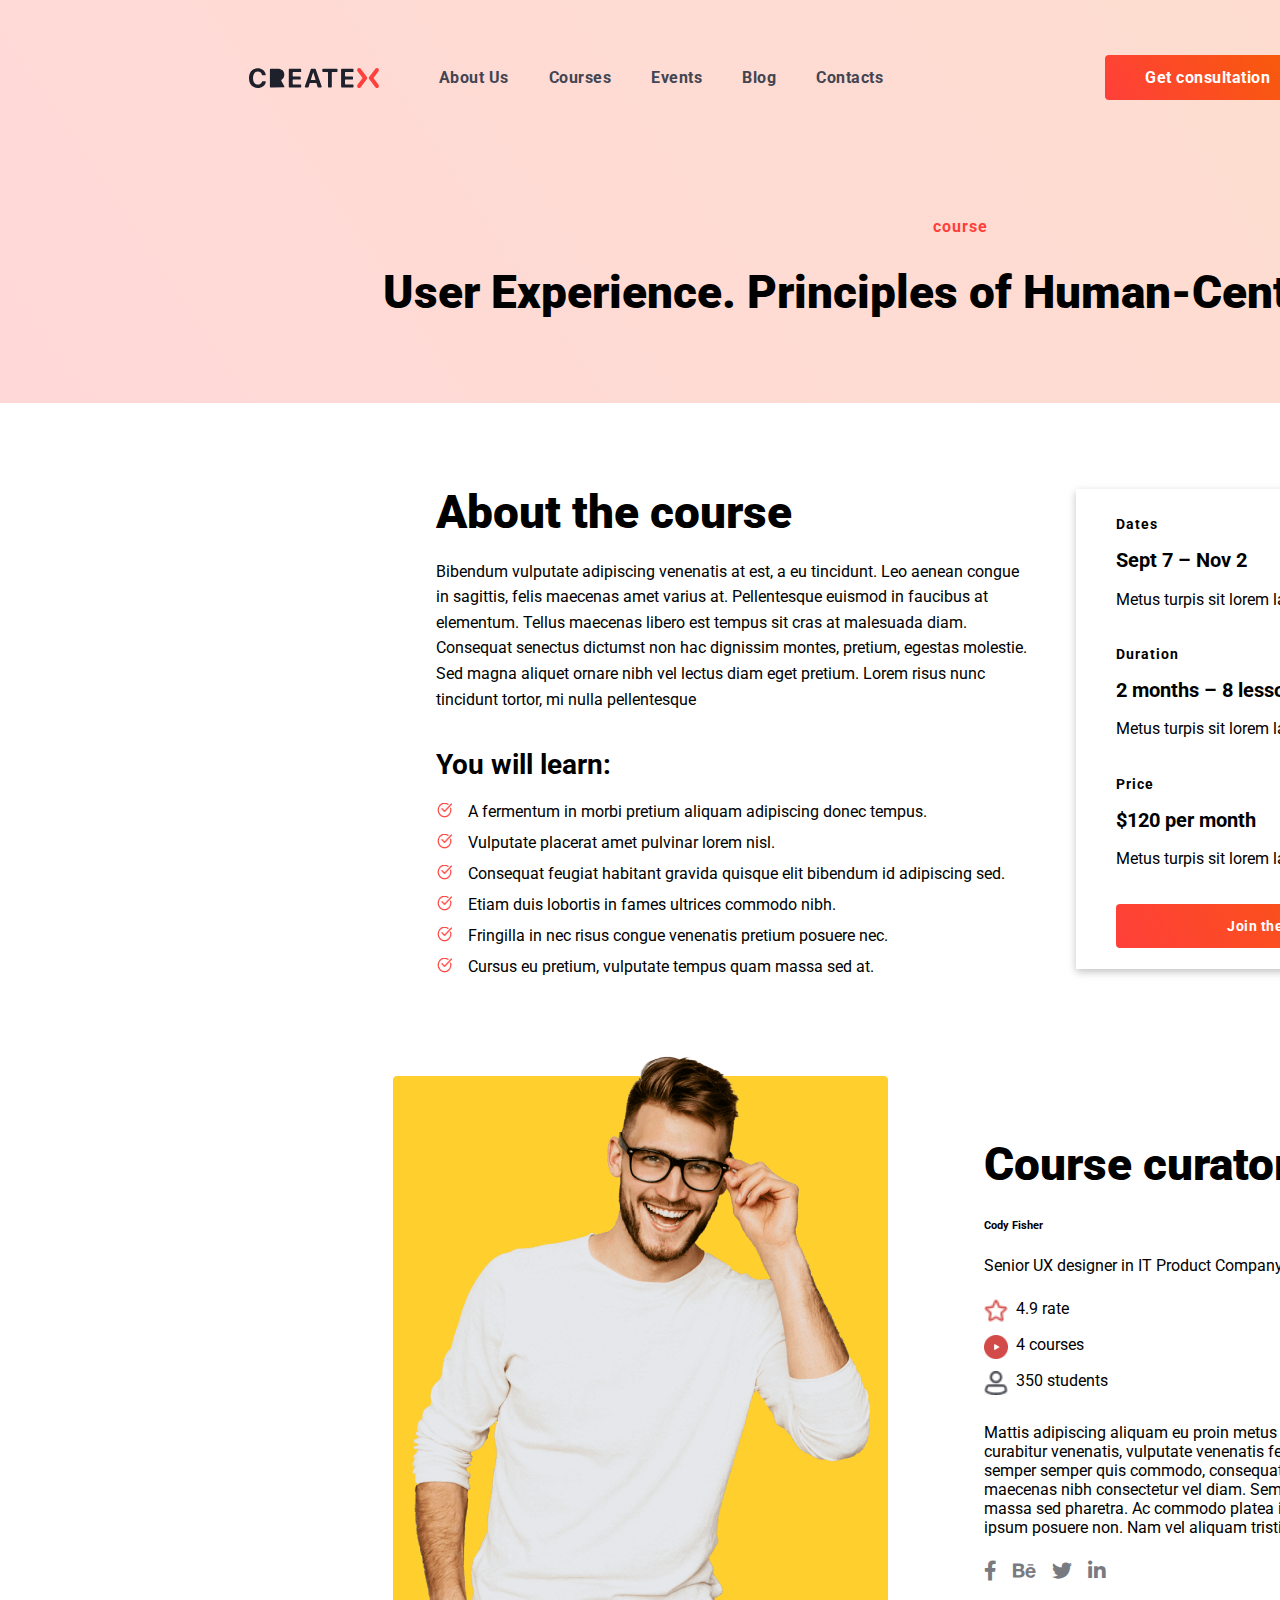
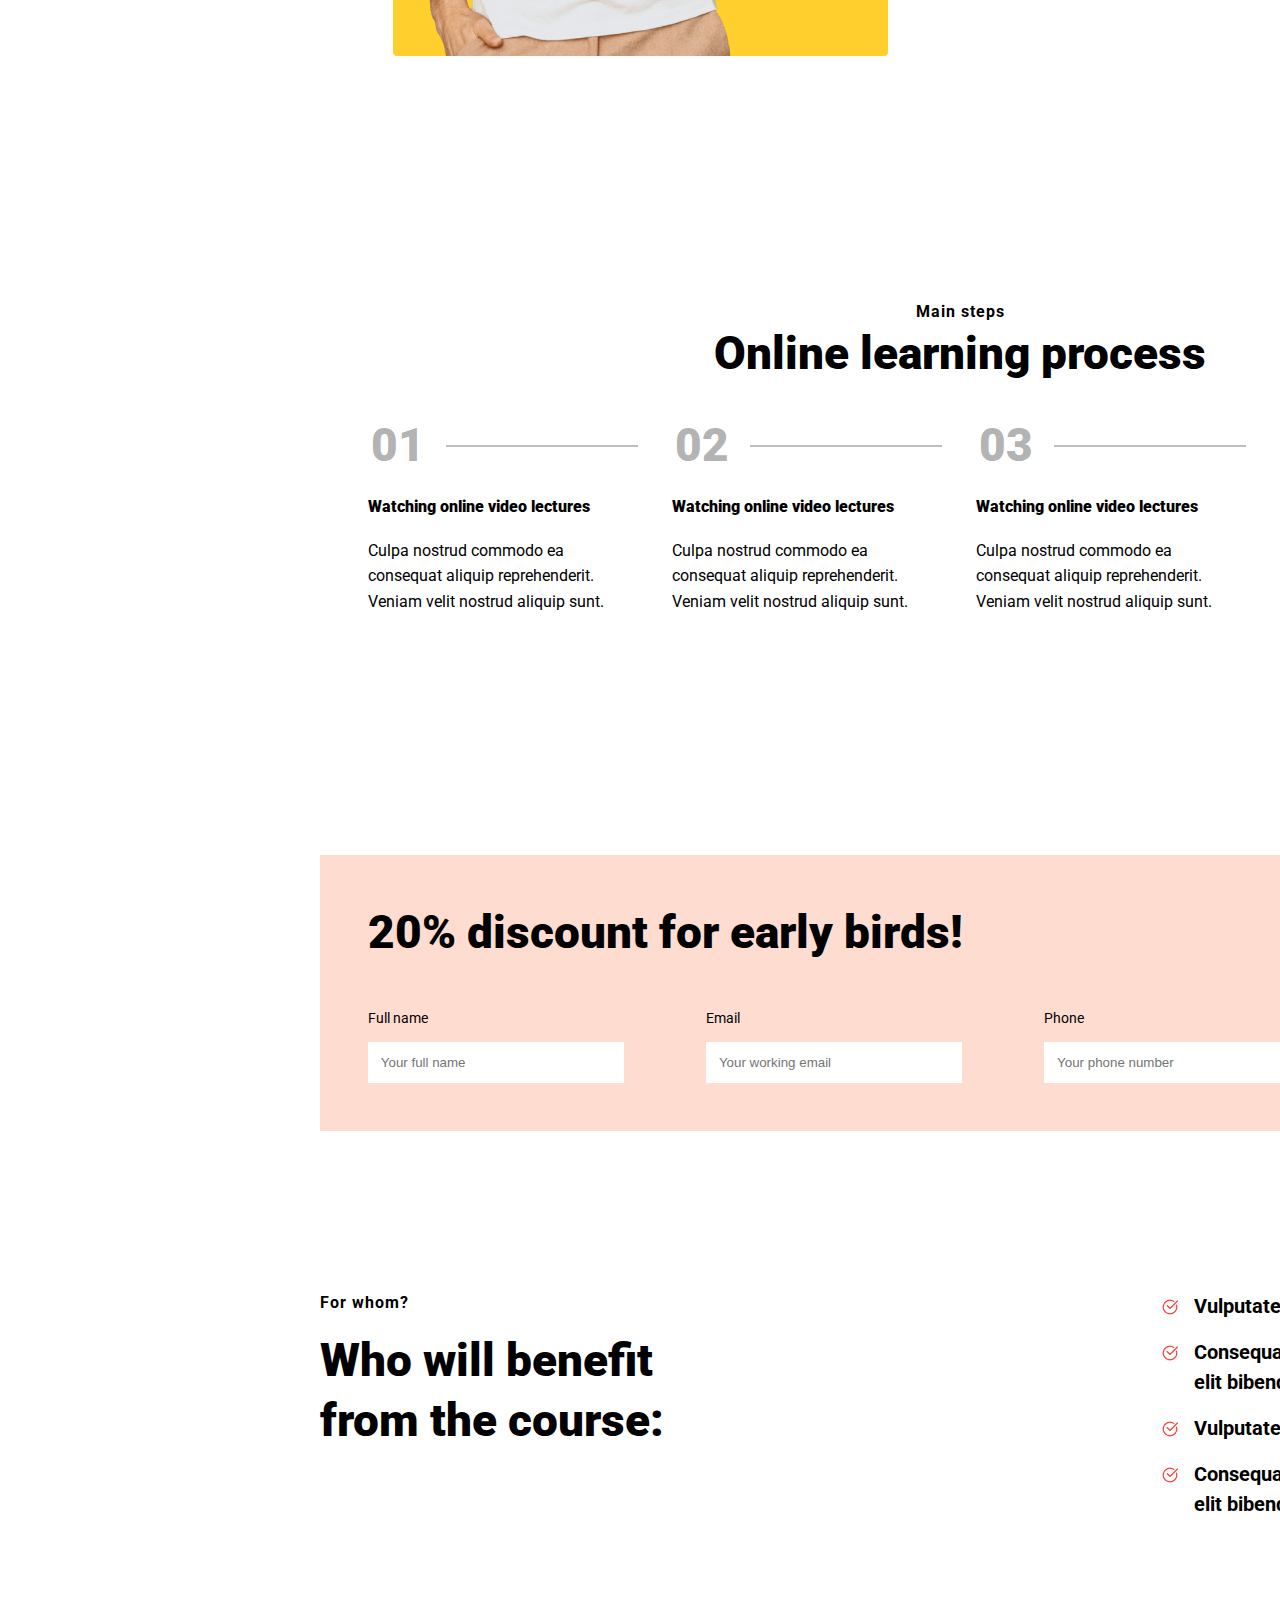
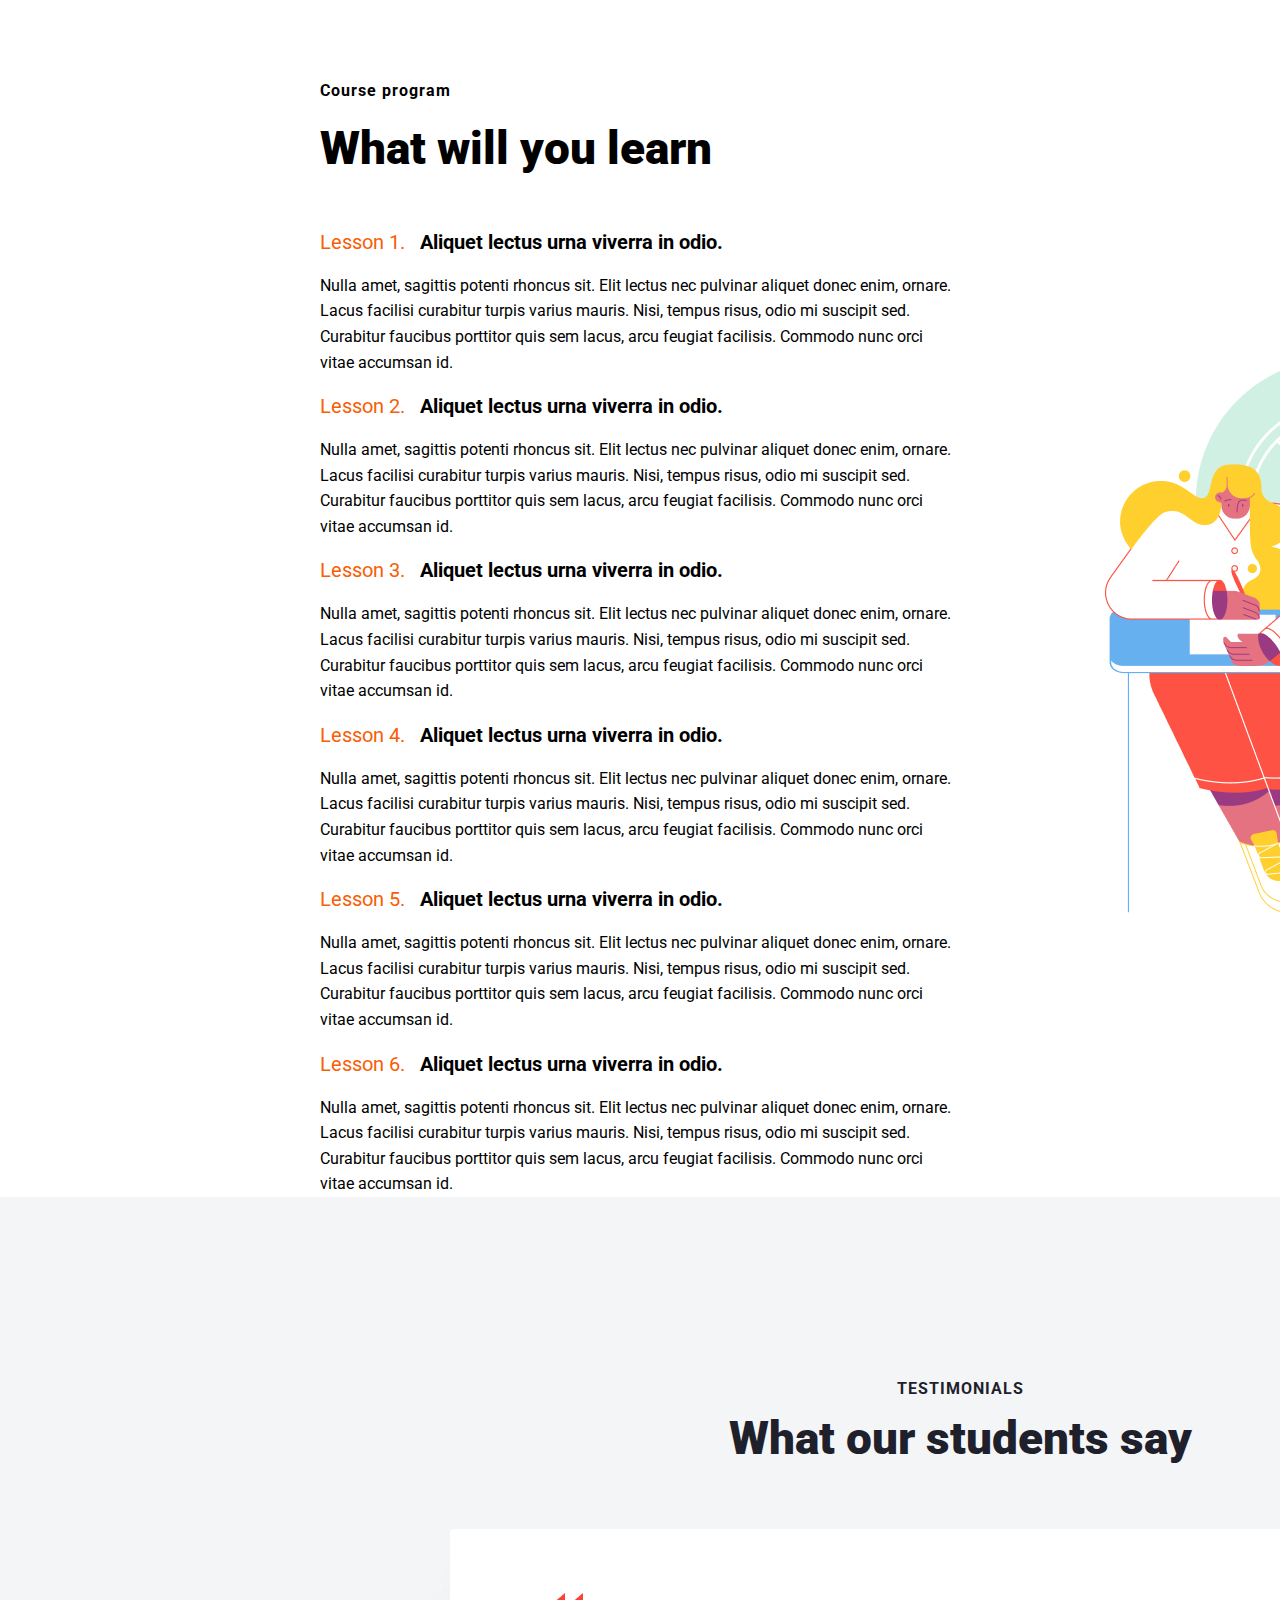
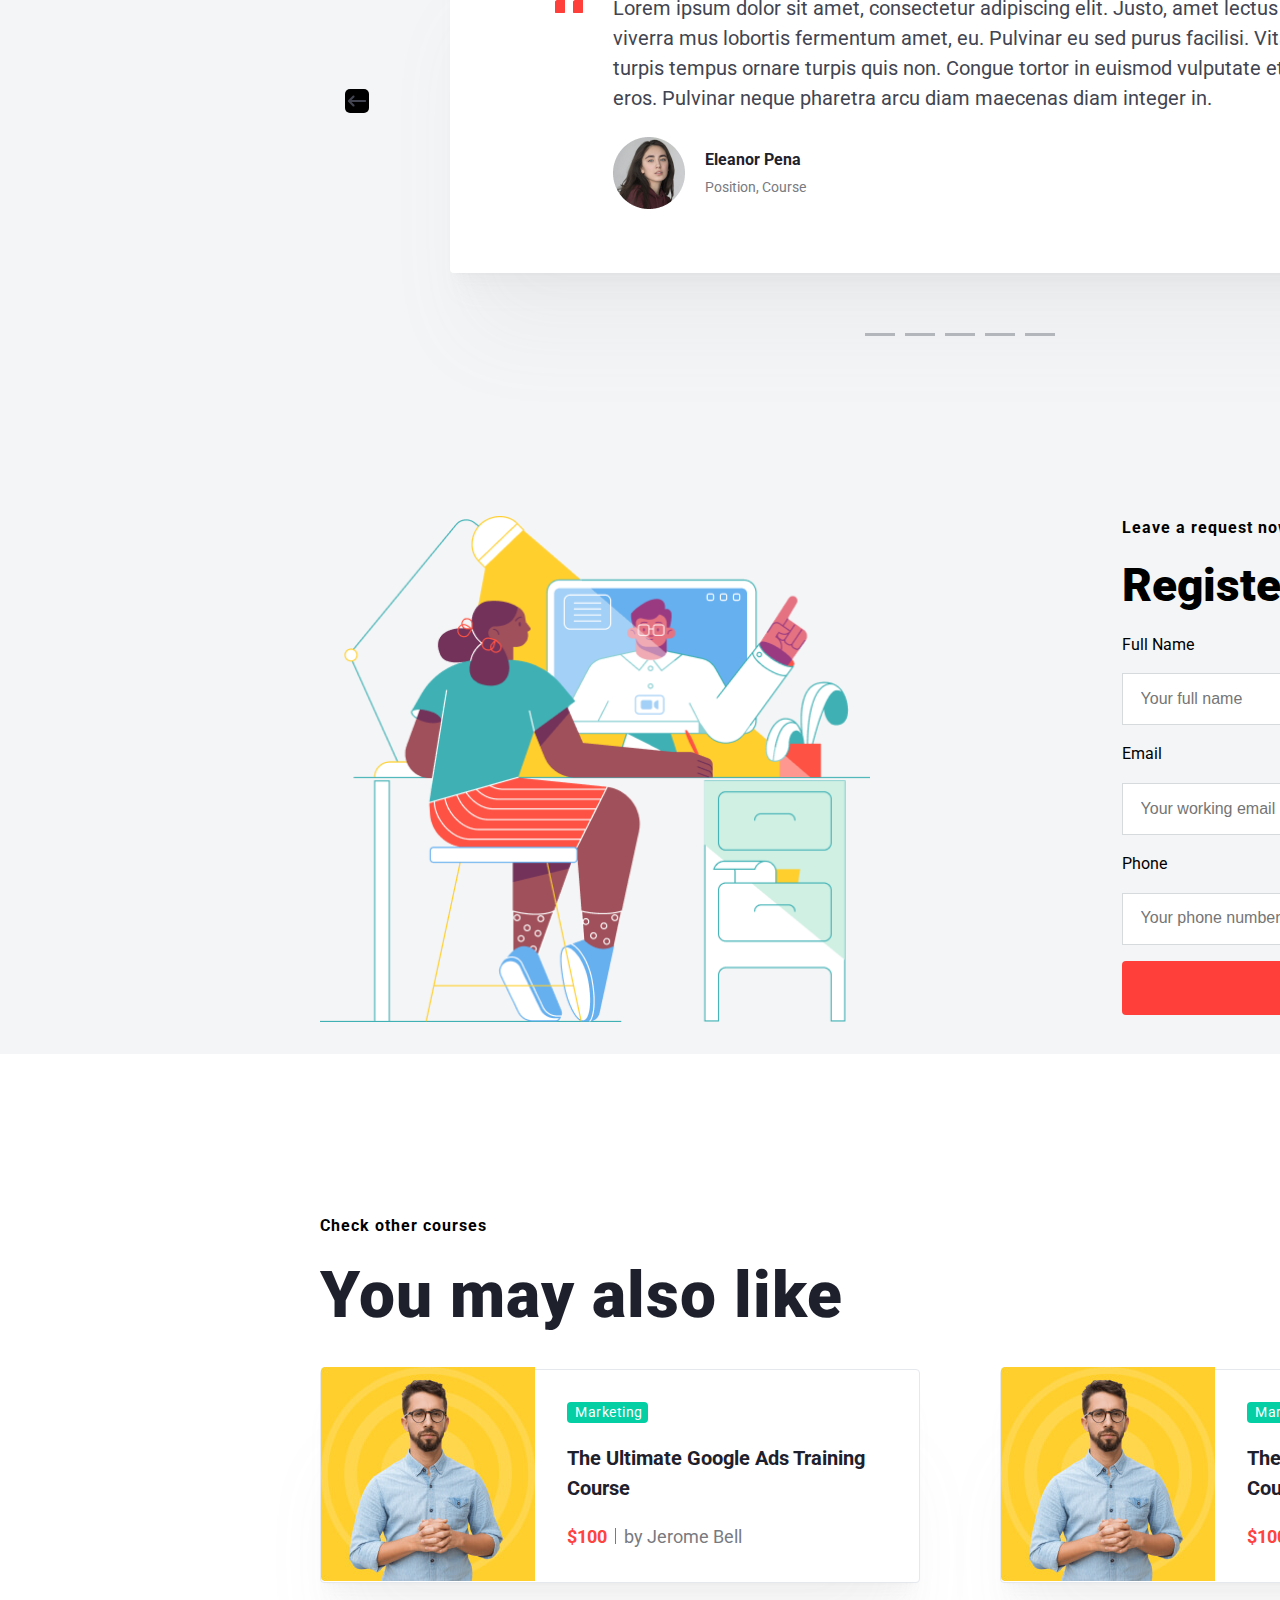
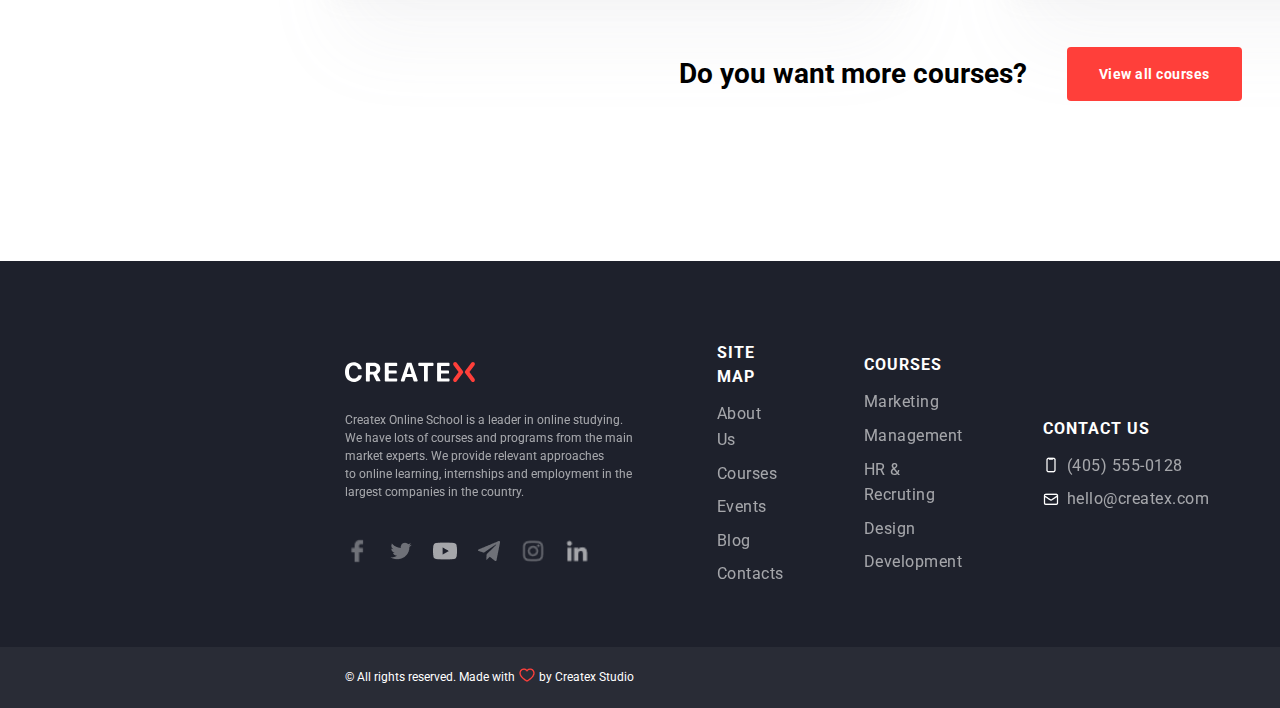
<file: course.html>
<!DOCTYPE html>
<html lang="en">

<head>
    <meta charset="UTF-8">
    <meta name="viewport" content="width=device-width, initial-scale=1.0">
    <link rel="stylesheet" href="./assets/css/style.css">
    <link rel="stylesheet" href="./assets/css/course.css">
    <link rel="stylesheet" href="https://cdnjs.cloudflare.com/ajax/libs/font-awesome/6.0.0-beta3/css/all.min.css">
    <title>createx</title>
</head>

<body>
    <div class="container">
        <header>
            <div class="navbar_logo">
                <svg xmlns="http://www.w3.org/2000/svg" width="130" height="22" viewBox="0 0 130 22" fill="none">
                    <g clip-path="url(#clip0_40947_1944)">
                        <path
                            d="M0 11.0998C0 4.9998 3.3 1.2998 8.7 1.2998C12.8 1.2998 16.1 3.7998 16.7 7.4998C16.8 7.8998 16.5 8.1998 16.1 8.1998H13.5C13.2 8.1998 13 7.9998 12.9 7.6998C12.4 5.7998 10.8 4.5998 8.7 4.5998C5.8 4.5998 4 7.0998 4 11.0998C4 15.0998 5.8 17.5998 8.8 17.5998C10.9 17.5998 12.4 16.4998 13 14.6998C13.1 14.3998 13.3 14.1998 13.6 14.1998H16.2C16.6 14.1998 16.9 14.5998 16.8 14.8998C16.2 18.4998 13 20.8998 8.8 20.8998C3.3 20.8998 0 17.0998 0 11.0998Z"
                            fill="#1E212C" />
                        <path
                            d="M24.2997 20.4001H21.3997C21.0997 20.4001 20.8997 20.2001 20.8997 19.9001V2.60006C20.8997 2.20006 21.2997 1.80006 21.6997 1.80006H28.6997C32.7997 1.80006 35.2997 4.10006 35.2997 7.70006C35.2997 9.80006 34.2997 11.7001 32.5997 12.7001C32.1997 12.9001 32.0997 13.4001 32.2997 13.7001L35.3997 19.6001C35.5997 19.9001 35.2997 20.3001 34.9997 20.3001 21.6997C31.4997 20.3001 31.2997 20.2001 31.1997 20.0001L28.2997 14.0001C28.1997 13.7001 27.8997 13.6001 27.5997 13.6001H25.2997C24.9997 13.6001 24.7997 13.8001 24.7997 14.1001V20.0001C24.8997 20.2001 24.5997 20.4001 24.2997 20.4001ZM24.8997 10.2001C24.8997 10.5001 25.0997 10.7001 25.3997 10.7001H28.3997C30.3997 10.7001 31.4997 9.60006 31.4997 7.80006C31.4997 6.00006 30.2997 4.90006 28.3997 4.90006H25.4997C25.1997 4.90006 24.9997 5.10006 24.9997 5.40006V10.2001H24.8997Z"
                            fill="#1E212C" />
                        <path
                            d="M51.4998 20.4001H40.4998C40.0998 20.4001 39.7998 20.1001 39.7998 19.7001V2.50006C39.7998 2.10006 40.0998 1.80006 40.4998 1.80006H51.4998C51.8998 1.80006 52.1998 2.10006 52.1998 2.50006V4.40006C52.1998 4.80006 51.8998 5.10006 51.4998 5.10006H44.1998C43.8998 5.10006 43.6998 5.30006 43.6998 5.60006V9.00006C43.6998 9.30006 43.8998 9.50006 44.1998 9.50006H50.9998C51.3998 9.50006 51.6998 9.80006 51.6998 10.2001V11.9001C51.6998 12.3001 51.3998 12.6001 50.9998 12.6001H44.1998C43.8998 12.6001 43.6998 12.8001 43.6998 13.1001V16.9001C43.6998 17.2001 43.8998 17.4001 44.1998 17.4001H51.4998C51.8998 17.4001 52.1998 17.7001 52.1998 18.1001V20.0001C52.1998 20.1001 51.8998 20.4001 51.4998 20.4001Z"
                            fill="#1E212C" />
                        <path
                            d="M66.9999 15.9001H61.2999C60.9999 15.9001 60.7999 16.1001 60.6999 16.3001L59.5999 20.0001C59.4999 20.3001 59.2999 20.4001 58.9999 20.4001H56.3999C55.9999 20.4001 55.6999 20.0001 55.7999 19.6001L61.7999 2.20006C61.8999 2.00006 62.0999 1.80006 62.3999 1.80006H66.0999C66.3999 1.80006 66.5999 2.00006 66.6999 2.20006L72.6999 19.6001C72.7999 20.0001 72.4999 20.4001 72.0999 20.4001H69.1999C68.8999 20.4001 68.6999 20.2001 68.5999 20.0001L67.4999 16.3001C67.4999 16.1001 67.1999 15.9001 66.9999 15.9001ZM62.0999 13.0001H66.1999C66.3999 13.0001 66.4999 12.8001 66.4999 12.6001L64.2999 5.60006H64.0999L61.8999 12.6001C61.7999 12.8001 61.8999 13.0001 62.0999 13.0001Z"
                            fill="#1E212C" />
                        <path
                            d="M79.0001 19.7005V5.50045C79.0001 5.20045 78.8001 5.00045 78.5001 5.00045H74.1001C73.7001 5.00045 73.3001 4.70045 73.3001 4.20045V2.50045C73.3001 2.10045 73.6001 1.70045 74.1001 1.70045H87.7001C88.1001 1.70045 88.5001 2.00045 88.5001 2.50045V4.20045C88.5001 4.60045 88.2001 5.00045 87.7001 5.00045H83.3001C83.0001 5.00045 82.8001 5.20045 82.8001 5.50045V19.8004C82.8001 20.2004 82.5001 20.5005 82.1001 20.5005H79.6001C79.3001 20.4004 79.0001 20.1005 79.0001 19.7005Z"
                            fill="#1E212C" />
                        <path
                            d="M103.8 20.4001H92.7999C92.3999 20.4001 92.0999 20.1001 92.0999 19.7001V2.50006C92.0999 2.10006 92.3999 1.80006 92.7999 1.80006H103.8C104.2 1.80006 104.5 2.10006 104.5 2.50006V4.40006C104.5 4.80006 104.2 5.10006 103.8 5.10006H96.4999C96.1999 5.10006 95.9999 5.30006 95.9999 5.60006V9.00006C95.9999 9.30006 96.1999 9.50006 96.4999 9.50006H103.3C103.7 9.50006 104 9.80006 104 10.2001V11.9001C104 12.3001 103.7 12.6001 103.3 12.6001H96.4999C96.1999 12.6001 95.9999 12.8001 95.9999 13.1001V16.9001C95.9999 17.2001 96.1999 17.4001 96.4999 17.4001H103.8C104.2 17.4001 104.5 17.7001 104.5 18.1001V20.0001C104.5 20.1001 104.2 20.4001 103.8 20.4001Z"
                            fill="#1E212C" />
                        <path
                            d="M117.7 9.7L111.5 1.6C111.1 1.2 110.6 1 110.1 1C109.6 1 109.1 1.2 108.7 1.6C108 2.4 108 3.6 108.7 4.4L113.6 11L108.7 17.6C108 18.4 108 19.6 108.7 20.4C109.1 20.8 109.6 21 110.1 21C110.6 21 111.1 20.8 111.5 20.4L117.7 12.3C118.4 11.7 118.4 10.5 117.7 9.7Z"
                            fill="#FF3F3A" />
                        <path
                            d="M120.343 9.7L126.543 1.6C126.943 1.2 127.443 1 127.943 1C128.443 1 128.943 1.2 129.343 1.6C130.043 2.4 130.043 3.6 129.343 4.4L124.443 11L129.343 17.6C130.043 18.4 130.043 19.6 129.343 20.4C128.943 20.8 128.443 21 127.943 21C127.443 21 126.943 20.8 126.543 20.4L120.343 12.3C119.643 11.7 119.643 10.5 120.343 9.7Z"
                            fill="#FF3F3A" />
                    </g>
                    <defs>
                        <clipPath id="clip0_40947_1944">
                            <rect width="130" height="22" fill="white" />
                        </clipPath>
                    </defs>
                </svg>
            </div>
            <nav>
                <div class="navbar_links">
                    <ul>
                        <li><a href="">About Us</a></li>
                        <li><a href="">Courses</a></li>
                        <li><a href="">Events</a></li>
                        <li><a href="">Blog</a></li>
                        <li><a href="">Contacts</a></li>
                    </ul>
                </div>

            </nav>
            <div class="buttons">
                <div class="get"><button><a href="">Get consultation</a></button></div>
                <div class="login_buttons">
                    <div><img src="./assets/img/Person.png" alt=""></div>
                    </br>
                    <div>
                        <a href=""> Log in</a>/
                        <a href="">Register</a>
                    </div>
                </div>
            </div>
            <div>
                <svg xmlns="http://www.w3.org/2000/svg" width="156" height="111" viewBox="0 0 156 111" fill="none">
                    <g opacity="0.3">
                        <path
                            d="M93.8067 75.2212L103.465 84.8799L77.782 110.563L52.0986 84.8799L61.6842 75.2943L77.7089 91.319L93.8067 75.2212Z"
                            fill="white" />
                        <path
                            d="M93.8057 40.5386L103.391 50.1241L77.7079 75.8075L52.0977 50.1973L61.7564 40.5386L77.7811 56.5632L93.8057 40.5386Z"
                            fill="white" />
                        <path
                            d="M93.733 5.78165L103.392 15.4404L77.7815 41.0506L52.0981 15.3672L61.6837 5.78165L77.7084 21.8063L93.733 5.78165Z"
                            fill="white" />
                        <path
                            d="M93.8062 -28.9761L103.465 -19.3174L77.7815 6.36601L52.0981 -19.3174L61.7569 -28.9761L77.7815 -12.9514L93.8062 -28.9761Z"
                            fill="white" />
                    </g>
                </svg>
            </div>
            <div class="ux">
                <h6>course</h6>
                <h2>User Experience. Principles of Human-Centered Design</h2>
            </div>
        </header>
        <main>
            <section class="about_the_course">
                <div class="first_about">
                    <div>
                        <h2>About the course</h2>
                        <p>Bibendum vulputate adipiscing venenatis at est, a eu tincidunt. Leo aenean congue in sagittis, felis maecenas amet varius at. Pellentesque euismod in faucibus at elementum. Tellus maecenas libero est tempus sit cras at malesuada diam. Consequat senectus dictumst non hac dignissim montes, pretium, egestas molestie. Sed magna aliquet ornare nibh vel lectus diam eget pretium. Lorem risus nunc tincidunt tortor, mi nulla pellentesque</p>
                    </div>
                    <div>
                        <h3>You will learn:</h3>
                        <ul>
                            <li><div><img src="./assets/img/check.png" alt=""></div><span>A fermentum in morbi pretium aliquam adipiscing donec tempus.</span></li>
                            <li><div><img src="./assets/img/check.png" alt=""></div><span>Vulputate placerat amet pulvinar lorem nisl.</span></li>
                            <li><div><img src="./assets/img/check.png" alt=""></div><span>Consequat feugiat habitant gravida quisque elit bibendum id adipiscing sed.</span></li>
                            <li><div><img src="./assets/img/check.png" alt=""></div><span>Etiam duis lobortis in fames ultrices commodo nibh.</span></li>
                            <li><div><img src="./assets/img/check.png" alt=""></div><span>Fringilla in nec risus congue venenatis pretium posuere nec.</span></li>
                            <li><div><img src="./assets/img/check.png" alt=""></div><span>Cursus eu pretium, vulputate tempus quam massa sed at.</span></li>
                        </ul>
                    </div>
                </div>
                <div class="sidebar">
                    <div class="dates">
                        <span>Dates</span>
                        <h4>Sept 7 – Nov 2</h4>
                        <p>Metus turpis sit lorem lacus, in elit tellus lacus.</p>
                    </div>
                    <div class="duration">
                        <span>Duration</span>
                        <h4>2 months – 8 lessons</h4>
                        <p>Metus turpis sit lorem lacus, in elit tellus lacus.</p>
                    </div>
                    <div class="price">
                        <span>Price</span>
                        <h4>$120 per month</h4>
                        <p>Metus turpis sit lorem lacus, in elit tellus lacus.</p>
                    </div>
                    <button><a href="">Join the course</a></button>
                </div>
            </section>
            <section class="curator">
                <div class="curator_img">
                    <img src="./assets/img/curator-image.png" alt="">
                </div>
                <div class="curator_info">
                    <h2>Course curator</h2>
                    <h6>Cody Fisher</h6>
                    <p>Senior UX designer in IT Product Company</p>
                    <ul class="statistics">
                        <li>
                            <div><img src="./assets/img/Star.png" alt=""></div>
                            <span>4.9 rate</span>
                        </li>
                        <li>
                            <div><img src="./assets/img/small.png" alt=""></div>
                            <span>4 courses</span>
                        </li>
                        <li>
                            <div><img src="./assets/img/Person.png" alt=""></div>
                            <span>350 students</span>
                        </li>
                    </ul>
                    <p>Mattis adipiscing aliquam eu proin metus a iaculis faucibus. Tempus curabitur venenatis, vulputate venenatis fermentum ante. Nisl, amet id semper semper quis commodo, consequat. Massa rhoncus sit morbi odio. Sit maecenas nibh consectetur vel diam. Sem vulputate molestie laoreet at massa sed pharetra. Ac commodo platea id habitasse proin. Nullam sit nec ipsum posuere non. Nam vel aliquam tristique sollicitudin interdum quam. </p>
                    <ul class="social-medias">
                    <li>
                        <div><i class="fa-brands fa-facebook-f"></i></div>
                    </li>
                    <li>
                        <div><i class="fa-brands fa-behance"></i></div>
                    </li>
                    <li>
                        <div><i class="fa-brands fa-twitter"></i></div>
                    </li>
                    <li>
                        <div><i class="fa-brands fa-linkedin-in"></i></div>
                    </li>
                    </ul>
                </div>
            </section>
            <section class="steps">
                <div class="title"><h6>Main steps</h6><h2>Online learning process</h2></div>
                <div class="cards">
                 <div class="card">
                    <h2>01</h2>
                    <span>Watching online video lectures</span>
                    <p>Culpa nostrud commodo ea consequat aliquip reprehenderit. Veniam velit nostrud aliquip sunt.</p>
                 </div>
                 <div class="card">
                    <h2>02</h2>
                    <span>Watching online video lectures</span>
                    <p>Culpa nostrud commodo ea consequat aliquip reprehenderit. Veniam velit nostrud aliquip sunt.</p>
                 </div>
                 <div class="card">
                    <h2>03</h2>
                    <span>Watching online video lectures</span>
                    <p>Culpa nostrud commodo ea consequat aliquip reprehenderit. Veniam velit nostrud aliquip sunt.</p>
                 </div>
                 <div class="card">
                    <h2>04</h2>
                    <span>Watching online video lectures</span>
                    <p>Culpa nostrud commodo ea consequat aliquip reprehenderit. Veniam velit nostrud aliquip sunt.</p>
                 </div>
                </div>
            </section>
            <section class="cta">
                <div class="title">
                    <h2>20% discount for early birds!</h2>
                    <ul>
                        <li><h5>06</h5><span>Days</span></li>
                        <li><h5>18</h5><span>Hours</span></li>
                        <li><h5>24</h5><span>Mins</span></li>
                        <li><h5>12</h5><span>Sec</span></li>
                    </ul>
                </div>
                
                    <form action="">
                        <div>
                            <label for="">Full name</label>
                            <input type="text" name="" id="" placeholder="Your full name">
                        </div>
                        <div>
                            <label for="">Email</label>
                            <input type="email" name="" id="" placeholder="Your working email">
                        </div>
                        <div>
                            <label for="">Phone</label>
                            <input type="text" name="" id="" placeholder="Your phone number">
                        </div>
                        <button><a href="">Join the course</a></button>
                    </form>
                
            </section>
            <section class="for_whom">
                <div class="title">
                    <h6>For whom?</h6>
                    <h2>Who will benefit from the course:</h2>
                </div>
                <ul>
                    <li>
                        <div><img src="./assets/img/check.png" alt=""></div><span>Vulputate placerat amet
                            pulvinar lorem nisl.</span>
                    </li>
                    <li>
                        <div><img src="./assets/img/check.png" alt=""></div><span>Consequat feugiat habitant
                            gravida quisque elit bibendum id adipiscing sed.</span>
                    </li>
                    <li>
                        <div><img src="./assets/img/check.png" alt=""></div><span>Vulputate placerat amet
                            pulvinar lorem nisl.</span>
                    </li>
                    <li>
                        <div><img src="./assets/img/check.png" alt=""></div><span>Consequat feugiat habitant
                            gravida quisque elit bibendum id adipiscing sed.</span>
                    </li>
                </ul>
            </section>
            <section class="program">
                <div class="first_aside">
                    <div class="title">
                        <h6>Course program</h6><h2>What will you learn</h2>
                    </div>
                    <ul>
                        <li>
                          <h5>Lesson 1.</h5><span>Aliquet lectus urna viverra in odio.</span>
                            <p>Nulla amet, sagittis potenti rhoncus sit. Elit lectus nec pulvinar aliquet donec enim, ornare. Lacus facilisi curabitur turpis varius mauris. Nisi, tempus risus, odio mi suscipit sed. Curabitur faucibus porttitor quis sem lacus, arcu feugiat facilisis. Commodo nunc orci vitae accumsan id.</p>
                        </li>
                        <li>
                            <div class="line"></div><h5>Lesson 2.</h5><span>Aliquet lectus urna viverra in odio.</span>
                            <p>Nulla amet, sagittis potenti rhoncus sit. Elit lectus nec pulvinar aliquet donec enim, ornare. Lacus facilisi curabitur turpis varius mauris. Nisi, tempus risus, odio mi suscipit sed. Curabitur faucibus porttitor quis sem lacus, arcu feugiat facilisis. Commodo nunc orci vitae accumsan id.</p>
                        </li>
                        <li>
                            <div class="line"></div><h5>Lesson 3.</h5><span>Aliquet lectus urna viverra in odio.</span>
                            <p>Nulla amet, sagittis potenti rhoncus sit. Elit lectus nec pulvinar aliquet donec enim, ornare. Lacus facilisi curabitur turpis varius mauris. Nisi, tempus risus, odio mi suscipit sed. Curabitur faucibus porttitor quis sem lacus, arcu feugiat facilisis. Commodo nunc orci vitae accumsan id.</p>

                        </li>
                        <li>
                            <div class="line"></div><h5>Lesson 4.</h5><span>Aliquet lectus urna viverra in odio.</span>
                            <p>Nulla amet, sagittis potenti rhoncus sit. Elit lectus nec pulvinar aliquet donec enim, ornare. Lacus facilisi curabitur turpis varius mauris. Nisi, tempus risus, odio mi suscipit sed. Curabitur faucibus porttitor quis sem lacus, arcu feugiat facilisis. Commodo nunc orci vitae accumsan id.</p>

                        </li>
                        <li>
                            <div class="line"></div><h5>Lesson 5.</h5><span>Aliquet lectus urna viverra in odio.</span>
                            <p>Nulla amet, sagittis potenti rhoncus sit. Elit lectus nec pulvinar aliquet donec enim, ornare. Lacus facilisi curabitur turpis varius mauris. Nisi, tempus risus, odio mi suscipit sed. Curabitur faucibus porttitor quis sem lacus, arcu feugiat facilisis. Commodo nunc orci vitae accumsan id.</p>

                        </li>
                        <li>
                            <div class="line"></div><h5>Lesson 6.</h5><span>Aliquet lectus urna viverra in odio.</span>
                            <p>Nulla amet, sagittis potenti rhoncus sit. Elit lectus nec pulvinar aliquet donec enim, ornare. Lacus facilisi curabitur turpis varius mauris. Nisi, tempus risus, odio mi suscipit sed. Curabitur faucibus porttitor quis sem lacus, arcu feugiat facilisis. Commodo nunc orci vitae accumsan id.</p>

                        </li>
                    </ul>
                </div>
                <div class="illustration"><img src="./assets/img/illustration.png" alt=""></div>
            </section>
            <section class="team" style="padding-bottom: 5rem">
            
                <div class="comments">
                    <div class="comment-title">
                        <h6>TESTIMONIALS</h6>
                        <h1>What our students say</h1>
                    </div>
                    <div class="comment-footer">
                        <div class="arr-buttons"><img src="./assets/img/Left.png" alt=""></div>
                        <div class="comment">
                            <div>
                                <div class="braces"><img src="./assets/img/braces.png" alt=""></div>

                                <div class="feedback">
                                    <p>Lorem ipsum dolor sit amet, consectetur adipiscing elit. Justo, amet lectus quam
                                        viverra mus lobortis fermentum amet, eu. Pulvinar eu sed purus facilisi. Vitae
                                        id
                                        turpis tempus ornare turpis quis non. Congue tortor in euismod vulputate etiam
                                        eros.
                                        Pulvinar neque pharetra arcu diam maecenas diam integer in.</p>
                                    <div class="comment-img">
                                        <div><img src="./assets/img/person-logo.png" alt=""></div>
                                        <div><span>Eleanor Pena</span><span>Position, Course</span></div>
                                    </div>
                                </div>
                            </div>
                        </div>
                        <div class="arr-buttons"><img src="./assets/img/Right.png" alt="" srcset=""></div>
                    </div>

                </div>
                <div class="dots">
                    <span></span>
                    <span></span>
                    <span></span>
                    <span></span>
                    <span></span>
                </div>
            </section>
            <section class="register">
                <div><img src="./assets/img/illustration (1).png" alt=""></div>
                <div class="title">
                    <h6>Leave a request now and get 20% off!</h6>
                    <h2>Register for the course</h2>
                    <form action="">
                            <label for="">Full Name</label>
                            <input type="text" placeholder="Your full name">
                            <label for="">Email</label>
                            <input type="email" name="" id="" placeholder="Your working email">
                            <label for="">Phone</label>
                            <input type="number" placeholder="Your phone number">
                            <button><a href="">Join the course</a></button>
                    </form>
                </div>
            </section>
            <section class="related_courses">
                <div class="title_head">
                    <div class="title">
                        <h6>Check other courses</h6>
                        <h1>You may also like</h1>
                    </div>
                    <div class="arrows">
                        <i class="fa-solid fa-arrow-left"></i>
                        <i class="fa-solid fa-arrow-right"></i>
                    </div>
                </div>
                <div class="cards">
                    <div class="description">
                        <div class="description-img"><img src="./assets/img/man.png" alt=""></div>
                        <div class="description-title">
                            <div class="title"><a href="">Marketing</a></div>
                            <p>The Ultimate Google Ads Training Course</p>
                            <div class="price"><span>$100</span><span></span><span>by Jerome Bell</span></div>
                        </div>
                    </div> 
                        <div class="description">
                            <div class="description-img"><img src="./assets/img/man.png" alt=""></div>
                            <div class="description-title">
                                <div class="title"><a href="">Marketing</a></div>
                                <p>The Ultimate Google Ads Training Course</p>
                                <div class="price"><span>$100</span><span></span><span>by Jerome Bell</span></div>
                            </div>
                        </div>
                    
                </div>
                <div class="view_all">
                    <h3>Do you want more courses?</h3>
                    <button><a href="">View all courses</a></button>
                </div>
            </section>
        </main>
        <footer>
            <div>
                <div class="logo">
                    <div><svg xmlns="http://www.w3.org/2000/svg" width="130" height="22" viewBox="0 0 130 22" fill="none">
                        <g clip-path="url(#clip0_41001_2108)">
                          <path d="M0 11.1008C0 5.00078 3.3 1.30078 8.7 1.30078C12.8 1.30078 16.1 3.80078 16.7 7.50078C16.8 7.90078 16.5 8.20078 16.1 8.20078H13.5C13.2 8.20078 13 8.00078 12.9 7.70078C12.4 5.80078 10.8 4.60078 8.7 4.60078C5.8 4.60078 4 7.10078 4 11.1008C4 15.1008 5.8 17.6008 8.8 17.6008C10.9 17.6008 12.4 16.5008 13 14.7008C13.1 14.4008 13.3 14.2008 13.6 14.2008H16.2C16.6 14.2008 16.9 14.6008 16.8 14.9008C16.2 18.5008 13 20.9008 8.8 20.9008C3.3 20.9008 0 17.1008 0 11.1008Z" fill="white"/>
                          <path d="M24.2997 20.401H21.3997C21.0997 20.401 20.8997 20.201 20.8997 19.901V2.60104C20.8997 2.20104 21.2997 1.80104 21.6997 1.80104H28.6997C32.7997 1.80104 35.2997 4.10104 35.2997 7.70104C35.2997 9.80104 34.2997 11.701 32.5997 12.701C32.1997 12.901 32.0997 13.401 32.2997 13.701L35.3997 19.601C35.5997 19.901 35.2997 20.301 34.9997 20.301H31.6997C31.4997 20.301 31.2997 20.201 31.1997 20.001L28.2997 14.001C28.1997 13.701 27.8997 13.601 27.5997 13.601H25.2997C24.9997 13.601 24.7997 13.801 24.7997 14.101V20.001C24.8997 20.201 24.5997 20.401 24.2997 20.401ZM24.8997 10.201C24.8997 10.501 25.0997 10.701 25.3997 10.701H28.3997C30.3997 10.701 31.4997 9.60104 31.4997 7.80104C31.4997 6.00104 30.2997 4.90104 28.3997 4.90104H25.4997C25.1997 4.90104 24.9997 5.10104 24.9997 5.40104V10.201H24.8997Z" fill="white"/>
                          <path d="M51.4998 20.401H40.4998C40.0998 20.401 39.7998 20.101 39.7998 19.701V2.50104C39.7998 2.10104 40.0998 1.80104 40.4998 1.80104H51.4998C51.8998 1.80104 52.1998 2.10104 52.1998 2.50104V4.40104C52.1998 4.80104 51.8998 5.10104 51.4998 5.10104H44.1998C43.8998 5.10104 43.6998 5.30104 43.6998 5.60104V9.00104C43.6998 9.30104 43.8998 9.50104 44.1998 9.50104H50.9998C51.3998 9.50104 51.6998 9.80104 51.6998 10.201V11.901C51.6998 12.301 51.3998 12.601 50.9998 12.601H44.1998C43.8998 12.601 43.6998 12.801 43.6998 13.101V16.901C43.6998 17.201 43.8998 17.401 44.1998 17.401H51.4998C51.8998 17.401 52.1998 17.701 52.1998 18.101V20.001C52.1998 20.101 51.8998 20.401 51.4998 20.401Z" fill="white"/>
                          <path d="M66.9999 15.901H61.2999C60.9999 15.901 60.7999 16.101 60.6999 16.301L59.5999 20.001C59.4999 20.301 59.2999 20.401 58.9999 20.401H56.3999C55.9999 20.401 55.6999 20.001 55.7999 19.601L61.7999 2.20104C61.8999 2.00104 62.0999 1.80104 62.3999 1.80104H66.0999C66.3999 1.80104 66.5999 2.00104 66.6999 2.20104L72.6999 19.601C72.7999 20.001 72.4999 20.401 72.0999 20.401H69.1999C68.8999 20.401 68.6999 20.201 68.5999 20.001L67.4999 16.301C67.4999 16.101 67.1999 15.901 66.9999 15.901ZM62.0999 13.001H66.1999C66.3999 13.001 66.4999 12.801 66.4999 12.601L64.2999 5.60104H64.0999L61.8999 12.601C61.7999 12.801 61.8999 13.001 62.0999 13.001Z" fill="white"/>
                          <path d="M79.0001 19.7014V5.50143C79.0001 5.20143 78.8001 5.00143 78.5001 5.00143H74.1001C73.7001 5.00143 73.3001 4.70143 73.3001 4.20143V2.50143C73.3001 2.10143 73.6001 1.70143 74.1001 1.70143H87.7001C88.1001 1.70143 88.5001 2.00143 88.5001 2.50143V4.20143C88.5001 4.60143 88.2001 5.00143 87.7001 5.00143H83.3001C83.0001 5.00143 82.8001 5.20143 82.8001 5.50143V19.8014C82.8001 20.2014 82.5001 20.5014 82.1001 20.5014H79.6001C79.3001 20.4014 79.0001 20.1014 79.0001 19.7014Z" fill="white"/>
                          <path d="M103.8 20.401H92.7999C92.3999 20.401 92.0999 20.101 92.0999 19.701V2.50104C92.0999 2.10104 92.3999 1.80104 92.7999 1.80104H103.8C104.2 1.80104 104.5 2.10104 104.5 2.50104V4.40104C104.5 4.80104 104.2 5.10104 103.8 5.10104H96.4999C96.1999 5.10104 95.9999 5.30104 95.9999 5.60104V9.00104C95.9999 9.30104 96.1999 9.50104 96.4999 9.50104H103.3C103.7 9.50104 104 9.80104 104 10.201V11.901C104 12.301 103.7 12.601 103.3 12.601H96.4999C96.1999 12.601 95.9999 12.801 95.9999 13.101V16.901C95.9999 17.201 96.1999 17.401 96.4999 17.401H103.8C104.2 17.401 104.5 17.701 104.5 18.101V20.001C104.5 20.101 104.2 20.401 103.8 20.401Z" fill="white"/>
                          <path d="M117.7 9.7L111.5 1.6C111.1 1.2 110.6 1 110.1 1C109.6 1 109.1 1.2 108.7 1.6C108 2.4 108 3.6 108.7 4.4L113.6 11L108.7 17.6C108 18.4 108 19.6 108.7 20.4C109.1 20.8 109.6 21 110.1 21C110.6 21 111.1 20.8 111.5 20.4L117.7 12.3C118.4 11.7 118.4 10.5 117.7 9.7Z" fill="#FF3F3A"/>
                          <path d="M120.343 9.7L126.543 1.6C126.943 1.2 127.443 1 127.943 1C128.443 1 128.943 1.2 129.343 1.6C130.043 2.4 130.043 3.6 129.343 4.4L124.443 11L129.343 17.6C130.043 18.4 130.043 19.6 129.343 20.4C128.943 20.8 128.443 21 127.943 21C127.443 21 126.943 20.8 126.543 20.4L120.343 12.3C119.643 11.7 119.643 10.5 120.343 9.7Z" fill="#FF3F3A"/>
                        </g>
                        <defs>
                          <clipPath id="clip0_41001_2108">
                            <rect width="130" height="22" fill="white"/>
                          </clipPath>
                        </defs>
                      </svg></div>
                <p>Createx Online School is a leader in online studying. We have lots of courses and programs from the
                    main market experts. We provide relevant approaches to online learning, internships and employment
                    in the largest companies in the country. </p>
                <ul class="social-media-list">
                    <li class="social-media-item">
                        <a href="#">
                            <img class="social-media-icon" src="./assets/img/Facebook.png" alt="Facebook">
                        </a>
                    </li>
                    <li class="social-media-item">
                        <a href="#">
                            <img class="social-media-icon" src="./assets/img/Twitter.png" alt="Twitter">
                        </a>
                    </li>
                    <li class="social-media-item">
                        <a href="#">
                            <img class="social-media-icon" src="./assets/img/YouTube.png" alt="YouTube">
                        </a>
                    </li>
                    <li class="social-media-item">
                        <a href="#">
                            <img class="social-media-icon" src="./assets/img/telegram.png" alt="Telegram">
                        </a>
                    </li>
                    <li class="social-media-item">
                        <a href="#">
                            <img class="social-media-icon" src="./assets/img/Instagram.png" alt="Instagram">
                        </a>
                    </li>
                    <li class="social-media-item">
                        <a href="#">
                            <img class="social-media-icon" src="./assets/img/Linked-In.png" alt="Linked-In">
                        </a>
                    </li>
                </ul>
                </div>
                <div class="site-map">
                    <h6>SITE MAP</h6>
                    <ul>
                        <li><a href="">About Us</a></li>
                        <li><a href="">Courses</a></li>
                        <li><a href="">Events</a></li>
                        <li><a href="">Blog</a></li>
                        <li><a href="">Contacts</a></li>
                    </ul>
                </div>
                <div class="courses-link">
                    <h6>COURSES</h6>
                    <ul>
                        <li><a href="">Marketing</a></li>
                        <li><a href="">Management</a></li>
                        <li><a href="">HR & Recruting</a></li>
                        <li><a href="">Design</a></li>
                        <li><a href="">Development</a></li>
                    </ul>
                </div>
                <div class="contacts">
                    <h6>CONTACT US</h6>
                    <ul>
                        <li>
                            <div><img src="./assets/img/iPhone.png" alt=""><a href="">(405) 555-0128</a></div>
                        </li>
                        <li>
                            <div><img src="./assets/img/Mail.png" alt=""><a href="">hello@createx.com</a></div>
                        </li>
                    </ul>
                </div>
                <div class="sign-up">
                    <h6>SIGN UP TO OUR NEWSLETTER</h6>
                    <div>
                        <input type="email" name="" id="" placeholder="Email address">
                        <span>*Subscribe to our newsletter to receive communications and early updates from Createx SEO Agency.</span>
                    </div>
                </div>
            </div>
            <div class="copyright">
                <div>
                    <span>© All rights reserved. Made with</span>
                    <div><img src="./assets/img/Heart.png" alt=""></div>
                    <span>by Createx Studio </span>
                </div>
                <div><a href="">GO TO TOP</a></div>
            </div>
        </footer>
    </div>
</body>

</html>
</file>
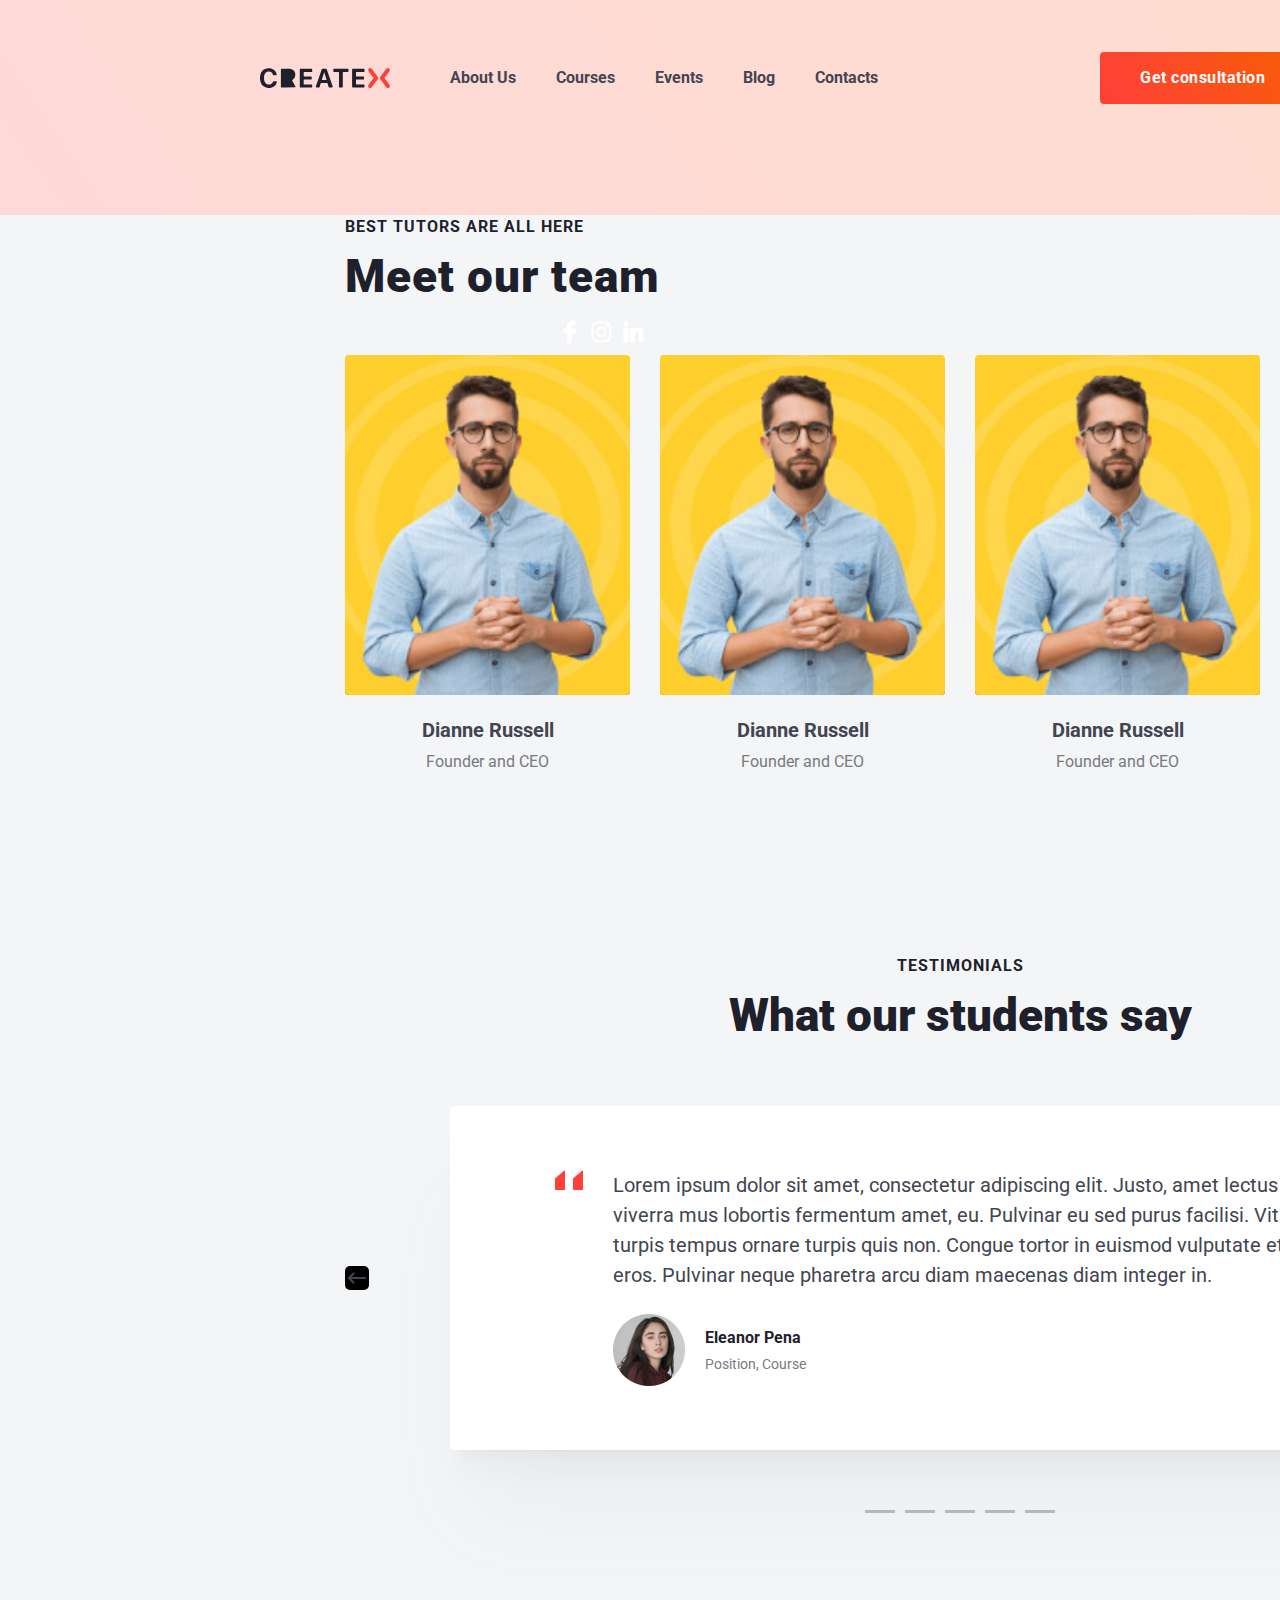
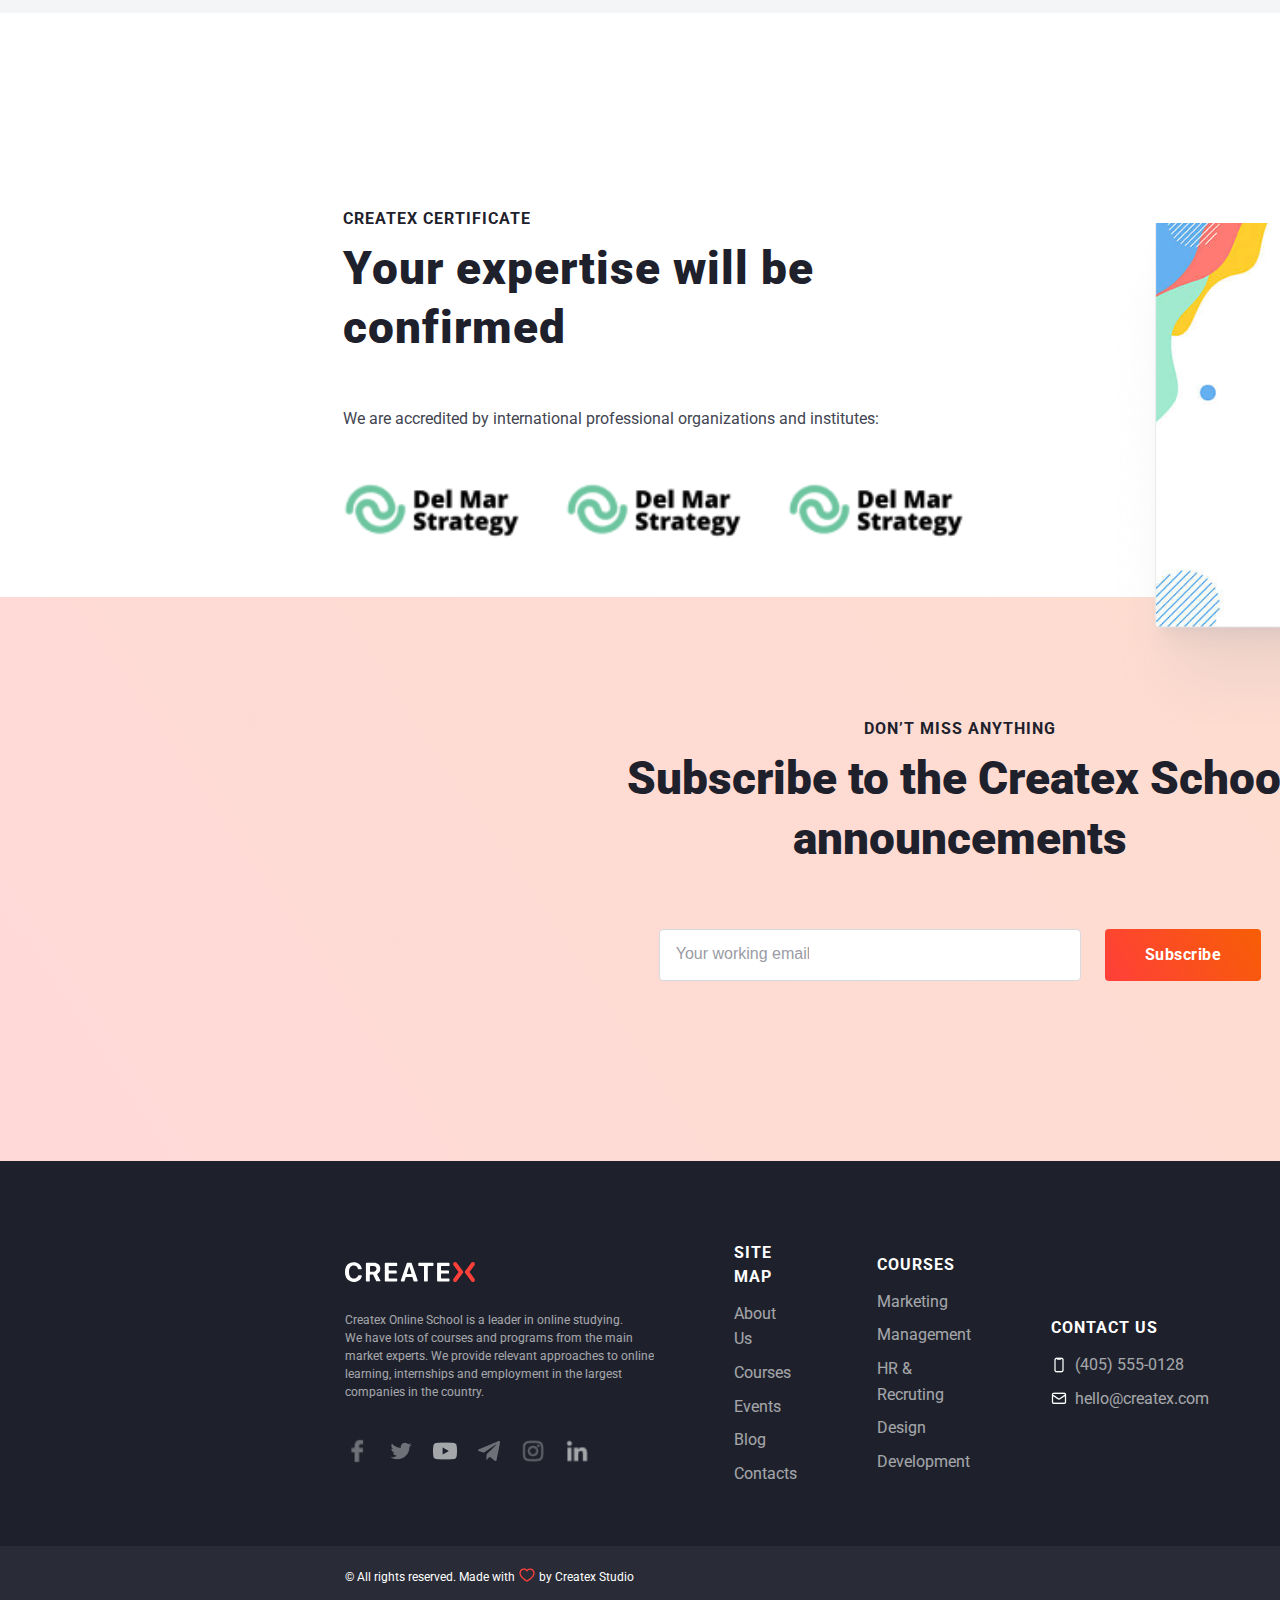
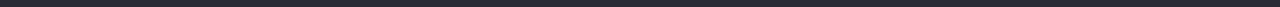
<file: courses.html>
<!DOCTYPE html>
<html lang="en">

<head>
    <meta charset="UTF-8">
    <meta name="viewport" content="width=device-width, initial-scale=1.0">
    <link rel="stylesheet" href="./assets/css/style.css">
    <title>createx</title>
</head>

<body>
    <div class="container">
        <header>
            <div class="navbar_logo">
                <svg xmlns="http://www.w3.org/2000/svg" width="130" height="22" viewBox="0 0 130 22" fill="none">
                    <g clip-path="url(#clip0_40947_1944)">
                        <path
                            d="M0 11.0998C0 4.9998 3.3 1.2998 8.7 1.2998C12.8 1.2998 16.1 3.7998 16.7 7.4998C16.8 7.8998 16.5 8.1998 16.1 8.1998H13.5C13.2 8.1998 13 7.9998 12.9 7.6998C12.4 5.7998 10.8 4.5998 8.7 4.5998C5.8 4.5998 4 7.0998 4 11.0998C4 15.0998 5.8 17.5998 8.8 17.5998C10.9 17.5998 12.4 16.4998 13 14.6998C13.1 14.3998 13.3 14.1998 13.6 14.1998H16.2C16.6 14.1998 16.9 14.5998 16.8 14.8998C16.2 18.4998 13 20.8998 8.8 20.8998C3.3 20.8998 0 17.0998 0 11.0998Z"
                            fill="#1E212C" />
                        <path
                            d="M24.2997 20.4001H21.3997C21.0997 20.4001 20.8997 20.2001 20.8997 19.9001V2.60006C20.8997 2.20006 21.2997 1.80006 21.6997 1.80006H28.6997C32.7997 1.80006 35.2997 4.10006 35.2997 7.70006C35.2997 9.80006 34.2997 11.7001 32.5997 12.7001C32.1997 12.9001 32.0997 13.4001 32.2997 13.7001L35.3997 19.6001C35.5997 19.9001 35.2997 20.3001 34.9997 20.3001 21.6997C31.4997 20.3001 31.2997 20.2001 31.1997 20.0001L28.2997 14.0001C28.1997 13.7001 27.8997 13.6001 27.5997 13.6001H25.2997C24.9997 13.6001 24.7997 13.8001 24.7997 14.1001V20.0001C24.8997 20.2001 24.5997 20.4001 24.2997 20.4001ZM24.8997 10.2001C24.8997 10.5001 25.0997 10.7001 25.3997 10.7001H28.3997C30.3997 10.7001 31.4997 9.60006 31.4997 7.80006C31.4997 6.00006 30.2997 4.90006 28.3997 4.90006H25.4997C25.1997 4.90006 24.9997 5.10006 24.9997 5.40006V10.2001H24.8997Z"
                            fill="#1E212C" />
                        <path
                            d="M51.4998 20.4001H40.4998C40.0998 20.4001 39.7998 20.1001 39.7998 19.7001V2.50006C39.7998 2.10006 40.0998 1.80006 40.4998 1.80006H51.4998C51.8998 1.80006 52.1998 2.10006 52.1998 2.50006V4.40006C52.1998 4.80006 51.8998 5.10006 51.4998 5.10006H44.1998C43.8998 5.10006 43.6998 5.30006 43.6998 5.60006V9.00006C43.6998 9.30006 43.8998 9.50006 44.1998 9.50006H50.9998C51.3998 9.50006 51.6998 9.80006 51.6998 10.2001V11.9001C51.6998 12.3001 51.3998 12.6001 50.9998 12.6001H44.1998C43.8998 12.6001 43.6998 12.8001 43.6998 13.1001V16.9001C43.6998 17.2001 43.8998 17.4001 44.1998 17.4001H51.4998C51.8998 17.4001 52.1998 17.7001 52.1998 18.1001V20.0001C52.1998 20.1001 51.8998 20.4001 51.4998 20.4001Z"
                            fill="#1E212C" />
                        <path
                            d="M66.9999 15.9001H61.2999C60.9999 15.9001 60.7999 16.1001 60.6999 16.3001L59.5999 20.0001C59.4999 20.3001 59.2999 20.4001 58.9999 20.4001H56.3999C55.9999 20.4001 55.6999 20.0001 55.7999 19.6001L61.7999 2.20006C61.8999 2.00006 62.0999 1.80006 62.3999 1.80006H66.0999C66.3999 1.80006 66.5999 2.00006 66.6999 2.20006L72.6999 19.6001C72.7999 20.0001 72.4999 20.4001 72.0999 20.4001H69.1999C68.8999 20.4001 68.6999 20.2001 68.5999 20.0001L67.4999 16.3001C67.4999 16.1001 67.1999 15.9001 66.9999 15.9001ZM62.0999 13.0001H66.1999C66.3999 13.0001 66.4999 12.8001 66.4999 12.6001L64.2999 5.60006H64.0999L61.8999 12.6001C61.7999 12.8001 61.8999 13.0001 62.0999 13.0001Z"
                            fill="#1E212C" />
                        <path
                            d="M79.0001 19.7005V5.50045C79.0001 5.20045 78.8001 5.00045 78.5001 5.00045H74.1001C73.7001 5.00045 73.3001 4.70045 73.3001 4.20045V2.50045C73.3001 2.10045 73.6001 1.70045 74.1001 1.70045H87.7001C88.1001 1.70045 88.5001 2.00045 88.5001 2.50045V4.20045C88.5001 4.60045 88.2001 5.00045 87.7001 5.00045H83.3001C83.0001 5.00045 82.8001 5.20045 82.8001 5.50045V19.8004C82.8001 20.2004 82.5001 20.5005 82.1001 20.5005H79.6001C79.3001 20.4004 79.0001 20.1005 79.0001 19.7005Z"
                            fill="#1E212C" />
                        <path
                            d="M103.8 20.4001H92.7999C92.3999 20.4001 92.0999 20.1001 92.0999 19.7001V2.50006C92.0999 2.10006 92.3999 1.80006 92.7999 1.80006H103.8C104.2 1.80006 104.5 2.10006 104.5 2.50006V4.40006C104.5 4.80006 104.2 5.10006 103.8 5.10006H96.4999C96.1999 5.10006 95.9999 5.30006 95.9999 5.60006V9.00006C95.9999 9.30006 96.1999 9.50006 96.4999 9.50006H103.3C103.7 9.50006 104 9.80006 104 10.2001V11.9001C104 12.3001 103.7 12.6001 103.3 12.6001H96.4999C96.1999 12.6001 95.9999 12.8001 95.9999 13.1001V16.9001C95.9999 17.2001 96.1999 17.4001 96.4999 17.4001H103.8C104.2 17.4001 104.5 17.7001 104.5 18.1001V20.0001C104.5 20.1001 104.2 20.4001 103.8 20.4001Z"
                            fill="#1E212C" />
                        <path
                            d="M117.7 9.7L111.5 1.6C111.1 1.2 110.6 1 110.1 1C109.6 1 109.1 1.2 108.7 1.6C108 2.4 108 3.6 108.7 4.4L113.6 11L108.7 17.6C108 18.4 108 19.6 108.7 20.4C109.1 20.8 109.6 21 110.1 21C110.6 21 111.1 20.8 111.5 20.4L117.7 12.3C118.4 11.7 118.4 10.5 117.7 9.7Z"
                            fill="#FF3F3A" />
                        <path
                            d="M120.343 9.7L126.543 1.6C126.943 1.2 127.443 1 127.943 1C128.443 1 128.943 1.2 129.343 1.6C130.043 2.4 130.043 3.6 129.343 4.4L124.443 11L129.343 17.6C130.043 18.4 130.043 19.6 129.343 20.4C128.943 20.8 128.443 21 127.943 21C127.443 21 126.943 20.8 126.543 20.4L120.343 12.3C119.643 11.7 119.643 10.5 120.343 9.7Z"
                            fill="#FF3F3A" />
                    </g>
                    <defs>
                        <clipPath id="clip0_40947_1944">
                            <rect width="130" height="22" fill="white" />
                        </clipPath>
                    </defs>
                </svg>
            </div>
            <nav>
                <div class="navbar_links">
                    <ul>
                        <li><a href="">About Us</a></li>
                        <li><a href="">Courses</a></li>
                        <li><a href="">Events</a></li>
                        <li><a href="">Blog</a></li>
                        <li><a href="">Contacts</a></li>
                    </ul>
                </div>

            </nav>
            <div class="buttons">
                <div class="get"><button><a href="">Get consultation</a></button></div>
                <div class="login_buttons">
                    <div><img src="./assets/img/Person.png" alt=""></div>
                    </br>
                    <div>
                        <a href=""> Log in</a>/
                        <a href="">Register</a>
                    </div>
                </div>
            </div>
            <div>
                <svg xmlns="http://www.w3.org/2000/svg" width="156" height="111" viewBox="0 0 156 111" fill="none">
                    <g opacity="0.3">
                        <path
                            d="M93.8067 75.2212L103.465 84.8799L77.782 110.563L52.0986 84.8799L61.6842 75.2943L77.7089 91.319L93.8067 75.2212Z"
                            fill="white" />
                        <path
                            d="M93.8057 40.5386L103.391 50.1241L77.7079 75.8075L52.0977 50.1973L61.7564 40.5386L77.7811 56.5632L93.8057 40.5386Z"
                            fill="white" />
                        <path
                            d="M93.733 5.78165L103.392 15.4404L77.7815 41.0506L52.0981 15.3672L61.6837 5.78165L77.7084 21.8063L93.733 5.78165Z"
                            fill="white" />
                        <path
                            d="M93.8062 -28.9761L103.465 -19.3174L77.7815 6.36601L52.0981 -19.3174L61.7569 -28.9761L77.7815 -12.9514L93.8062 -28.9761Z"
                            fill="white" />
                    </g>
                </svg>
            </div>
        </header>
        <main>
            <section class="team">
                <div>
                    <div class="title">
                        <div class="text">
                            <h6>Best tutors are all here</h6>
                            <h1>Meet our team</h1>
                        </div>
                        <div class="arr-buttons">
                            <div><img src="./assets/img/Left.png" alt=""></div>
                            <div><img src="./assets/img/Right.png" alt=""></div>
                        </div>
                    </div>
                    <div class="team-members">
                        <div class="member">
                            <div>
                                <div class="img-member"><img src="./assets/img/man.png" alt=""></div>
                                <div class="social-media">
                                    <div><img src="./assets/img/Facebook.png" alt=""></div>
                                    <div><img src="./assets/img/Instagram.png" alt=""></div>
                                    <div><img src="./assets/img/Linked-In.png" alt=""></div>
                                </div>
                            </div>
                            <div class="name">
                                <span>Dianne Russell</span><span>Founder and CEO</span>
                            </div>
                        </div>
                        <div class="member">
                            <div>
                                <div class="img-member"><img src="./assets/img/man.png" alt=""></div>
                                <div class="social-media">
                                    <div><img src="./assets/img/Facebook.png" alt=""></div>
                                    <div><img src="./assets/img/Instagram.png" alt=""></div>
                                    <div><img src="./assets/img/Linked-In.png" alt=""></div>
                                </div>
                            </div>
                            <div class="name">
                                <span>Dianne Russell</span><span>Founder and CEO</span>
                            </div>
                        </div>
                        <div class="member">
                            <div>
                                <div class="img-member"><img src="./assets/img/man.png" alt=""></div>
                                <div class="social-media">
                                    <div><img src="./assets/img/Facebook.png" alt=""></div>
                                    <div><img src="./assets/img/Instagram.png" alt=""></div>
                                    <div><img src="./assets/img/Linked-In.png" alt=""></div>
                                </div>
                            </div>
                            <div class="name">
                                <span>Dianne Russell</span><span>Founder and CEO</span>
                            </div>
                        </div>
                        <div class="member">
                            <div>
                                <div class="img-member"><img src="./assets/img/man.png" alt=""></div>
                                <div class="social-media">
                                    <div><img src="./assets/img/Facebook.png" alt=""></div>
                                    <div><img src="./assets/img/Instagram.png" alt=""></div>
                                    <div><img src="./assets/img/Linked-In.png" alt=""></div>
                                </div>
                            </div>
                            <div class="name">
                                <span>Dianne Russell</span><span>Founder and CEO</span>
                            </div>
                        </div>
                    </div>
                </div>
                <div class="comments">
                    <div class="comment-title">
                        <h6>TESTIMONIALS</h6>
                        <h1>What our students say</h1>
                    </div>
                    <div class="comment-footer">
                        <div class="arr-buttons"><img src="./assets/img/Left.png" alt=""></div>
                        <div class="comment">
                            <div>
                                <div class="braces"><img src="./assets/img/braces.png" alt=""></div>

                                <div class="feedback">
                                    <p>Lorem ipsum dolor sit amet, consectetur adipiscing elit. Justo, amet lectus quam
                                        viverra mus lobortis fermentum amet, eu. Pulvinar eu sed purus facilisi. Vitae
                                        id
                                        turpis tempus ornare turpis quis non. Congue tortor in euismod vulputate etiam
                                        eros.
                                        Pulvinar neque pharetra arcu diam maecenas diam integer in.</p>
                                    <div class="comment-img">
                                        <div><img src="./assets/img/person-logo.png" alt=""></div>
                                        <div><span>Eleanor Pena</span><span>Position, Course</span></div>
                                    </div>
                                </div>
                            </div>
                        </div>
                        <div class="arr-buttons"><img src="./assets/img/Right.png" alt="" srcset=""></div>
                    </div>

                </div>
                <div class="dots">
                    <span></span>
                    <span></span>
                    <span></span>
                    <span></span>
                    <span></span>
                </div>
            </section>
            <section class="certificate">
                <div class="sert-desc">
                    <div class="title">
                        <h6>Createx Certificate</h6>
                        <h1>Your expertise will be confirmed</h1>
                    </div>
                    <div class="desc">
                        <span>We are accredited by international professional organizations and institutes:</span>
                        <div class="logos">
                            <div><img src="./assets/img/logo.png" alt=""></div>
                            <div><img src="./assets/img/logo.png" alt=""></div>
                            <div><img src="./assets/img/logo.png" alt=""></div>
                        </div>
                    </div>
                </div>
                <div class="cert"><img src="./assets/img/certificate.png" alt="" srcset=""></div>
            </section>
            <section class="subscribe">
                <div>
                    <h6>Don’t miss anything</h6>
                    <h1>Subscribe to the Createx School announcements</h1>
                </div>
                <div class="email"><input type="email" placeholder="Your working email" name="" id=""><button><a
                            href="">Subscribe</a></button></div>
            </section>
        </main>
        <footer>
            <div>
                <div class="logo">
                    <div><svg xmlns="http://www.w3.org/2000/svg" width="130" height="22" viewBox="0 0 130 22" fill="none">
                        <g clip-path="url(#clip0_41001_2108)">
                          <path d="M0 11.1008C0 5.00078 3.3 1.30078 8.7 1.30078C12.8 1.30078 16.1 3.80078 16.7 7.50078C16.8 7.90078 16.5 8.20078 16.1 8.20078H13.5C13.2 8.20078 13 8.00078 12.9 7.70078C12.4 5.80078 10.8 4.60078 8.7 4.60078C5.8 4.60078 4 7.10078 4 11.1008C4 15.1008 5.8 17.6008 8.8 17.6008C10.9 17.6008 12.4 16.5008 13 14.7008C13.1 14.4008 13.3 14.2008 13.6 14.2008H16.2C16.6 14.2008 16.9 14.6008 16.8 14.9008C16.2 18.5008 13 20.9008 8.8 20.9008C3.3 20.9008 0 17.1008 0 11.1008Z" fill="white"/>
                          <path d="M24.2997 20.401H21.3997C21.0997 20.401 20.8997 20.201 20.8997 19.901V2.60104C20.8997 2.20104 21.2997 1.80104 21.6997 1.80104H28.6997C32.7997 1.80104 35.2997 4.10104 35.2997 7.70104C35.2997 9.80104 34.2997 11.701 32.5997 12.701C32.1997 12.901 32.0997 13.401 32.2997 13.701L35.3997 19.601C35.5997 19.901 35.2997 20.301 34.9997 20.301H31.6997C31.4997 20.301 31.2997 20.201 31.1997 20.001L28.2997 14.001C28.1997 13.701 27.8997 13.601 27.5997 13.601H25.2997C24.9997 13.601 24.7997 13.801 24.7997 14.101V20.001C24.8997 20.201 24.5997 20.401 24.2997 20.401ZM24.8997 10.201C24.8997 10.501 25.0997 10.701 25.3997 10.701H28.3997C30.3997 10.701 31.4997 9.60104 31.4997 7.80104C31.4997 6.00104 30.2997 4.90104 28.3997 4.90104H25.4997C25.1997 4.90104 24.9997 5.10104 24.9997 5.40104V10.201H24.8997Z" fill="white"/>
                          <path d="M51.4998 20.401H40.4998C40.0998 20.401 39.7998 20.101 39.7998 19.701V2.50104C39.7998 2.10104 40.0998 1.80104 40.4998 1.80104H51.4998C51.8998 1.80104 52.1998 2.10104 52.1998 2.50104V4.40104C52.1998 4.80104 51.8998 5.10104 51.4998 5.10104H44.1998C43.8998 5.10104 43.6998 5.30104 43.6998 5.60104V9.00104C43.6998 9.30104 43.8998 9.50104 44.1998 9.50104H50.9998C51.3998 9.50104 51.6998 9.80104 51.6998 10.201V11.901C51.6998 12.301 51.3998 12.601 50.9998 12.601H44.1998C43.8998 12.601 43.6998 12.801 43.6998 13.101V16.901C43.6998 17.201 43.8998 17.401 44.1998 17.401H51.4998C51.8998 17.401 52.1998 17.701 52.1998 18.101V20.001C52.1998 20.101 51.8998 20.401 51.4998 20.401Z" fill="white"/>
                          <path d="M66.9999 15.901H61.2999C60.9999 15.901 60.7999 16.101 60.6999 16.301L59.5999 20.001C59.4999 20.301 59.2999 20.401 58.9999 20.401H56.3999C55.9999 20.401 55.6999 20.001 55.7999 19.601L61.7999 2.20104C61.8999 2.00104 62.0999 1.80104 62.3999 1.80104H66.0999C66.3999 1.80104 66.5999 2.00104 66.6999 2.20104L72.6999 19.601C72.7999 20.001 72.4999 20.401 72.0999 20.401H69.1999C68.8999 20.401 68.6999 20.201 68.5999 20.001L67.4999 16.301C67.4999 16.101 67.1999 15.901 66.9999 15.901ZM62.0999 13.001H66.1999C66.3999 13.001 66.4999 12.801 66.4999 12.601L64.2999 5.60104H64.0999L61.8999 12.601C61.7999 12.801 61.8999 13.001 62.0999 13.001Z" fill="white"/>
                          <path d="M79.0001 19.7014V5.50143C79.0001 5.20143 78.8001 5.00143 78.5001 5.00143H74.1001C73.7001 5.00143 73.3001 4.70143 73.3001 4.20143V2.50143C73.3001 2.10143 73.6001 1.70143 74.1001 1.70143H87.7001C88.1001 1.70143 88.5001 2.00143 88.5001 2.50143V4.20143C88.5001 4.60143 88.2001 5.00143 87.7001 5.00143H83.3001C83.0001 5.00143 82.8001 5.20143 82.8001 5.50143V19.8014C82.8001 20.2014 82.5001 20.5014 82.1001 20.5014H79.6001C79.3001 20.4014 79.0001 20.1014 79.0001 19.7014Z" fill="white"/>
                          <path d="M103.8 20.401H92.7999C92.3999 20.401 92.0999 20.101 92.0999 19.701V2.50104C92.0999 2.10104 92.3999 1.80104 92.7999 1.80104H103.8C104.2 1.80104 104.5 2.10104 104.5 2.50104V4.40104C104.5 4.80104 104.2 5.10104 103.8 5.10104H96.4999C96.1999 5.10104 95.9999 5.30104 95.9999 5.60104V9.00104C95.9999 9.30104 96.1999 9.50104 96.4999 9.50104H103.3C103.7 9.50104 104 9.80104 104 10.201V11.901C104 12.301 103.7 12.601 103.3 12.601H96.4999C96.1999 12.601 95.9999 12.801 95.9999 13.101V16.901C95.9999 17.201 96.1999 17.401 96.4999 17.401H103.8C104.2 17.401 104.5 17.701 104.5 18.101V20.001C104.5 20.101 104.2 20.401 103.8 20.401Z" fill="white"/>
                          <path d="M117.7 9.7L111.5 1.6C111.1 1.2 110.6 1 110.1 1C109.6 1 109.1 1.2 108.7 1.6C108 2.4 108 3.6 108.7 4.4L113.6 11L108.7 17.6C108 18.4 108 19.6 108.7 20.4C109.1 20.8 109.6 21 110.1 21C110.6 21 111.1 20.8 111.5 20.4L117.7 12.3C118.4 11.7 118.4 10.5 117.7 9.7Z" fill="#FF3F3A"/>
                          <path d="M120.343 9.7L126.543 1.6C126.943 1.2 127.443 1 127.943 1C128.443 1 128.943 1.2 129.343 1.6C130.043 2.4 130.043 3.6 129.343 4.4L124.443 11L129.343 17.6C130.043 18.4 130.043 19.6 129.343 20.4C128.943 20.8 128.443 21 127.943 21C127.443 21 126.943 20.8 126.543 20.4L120.343 12.3C119.643 11.7 119.643 10.5 120.343 9.7Z" fill="#FF3F3A"/>
                        </g>
                        <defs>
                          <clipPath id="clip0_41001_2108">
                            <rect width="130" height="22" fill="white"/>
                          </clipPath>
                        </defs>
                      </svg></div>
                <p>Createx Online School is a leader in online studying. We have lots of courses and programs from the
                    main market experts. We provide relevant approaches to online learning, internships and employment
                    in the largest companies in the country. </p>
                <ul class="social-media-list">
                    <li class="social-media-item">
                        <a href="#">
                            <img class="social-media-icon" src="./assets/img/Facebook.png" alt="Facebook">
                        </a>
                    </li>
                    <li class="social-media-item">
                        <a href="#">
                            <img class="social-media-icon" src="./assets/img/Twitter.png" alt="Twitter">
                        </a>
                    </li>
                    <li class="social-media-item">
                        <a href="#">
                            <img class="social-media-icon" src="./assets/img/YouTube.png" alt="YouTube">
                        </a>
                    </li>
                    <li class="social-media-item">
                        <a href="#">
                            <img class="social-media-icon" src="./assets/img/telegram.png" alt="Telegram">
                        </a>
                    </li>
                    <li class="social-media-item">
                        <a href="#">
                            <img class="social-media-icon" src="./assets/img/Instagram.png" alt="Instagram">
                        </a>
                    </li>
                    <li class="social-media-item">
                        <a href="#">
                            <img class="social-media-icon" src="./assets/img/Linked-In.png" alt="Linked-In">
                        </a>
                    </li>
                </ul>
                </div>
                <div class="site-map">
                    <h6>SITE MAP</h6>
                    <ul>
                        <li><a href="">About Us</a></li>
                        <li><a href="">Courses</a></li>
                        <li><a href="">Events</a></li>
                        <li><a href="">Blog</a></li>
                        <li><a href="">Contacts</a></li>
                    </ul>
                </div>
                <div class="courses-link">
                    <h6>COURSES</h6>
                    <ul>
                        <li><a href="">Marketing</a></li>
                        <li><a href="">Management</a></li>
                        <li><a href="">HR & Recruting</a></li>
                        <li><a href="">Design</a></li>
                        <li><a href="">Development</a></li>
                    </ul>
                </div>
                <div class="contacts">
                    <h6>CONTACT US</h6>
                    <ul>
                        <li>
                            <div><img src="./assets/img/iPhone.png" alt=""><a href="">(405) 555-0128</a></div>
                        </li>
                        <li>
                            <div><img src="./assets/img/Mail.png" alt=""><a href="">hello@createx.com</a></div>
                        </li>
                    </ul>
                </div>
                <div class="sign-up">
                    <h6>SIGN UP TO OUR NEWSLETTER</h6>
                    <div>
                        <input type="email" name="" id="" placeholder="Email address">
                        <span>*Subscribe to our newsletter to receive communications and early updates from Createx SEO Agency.</span>
                    </div>
                </div>
            </div>
            <div class="copyright">
                <div>
                    <span>© All rights reserved. Made with</span>
                    <div><img src="./assets/img/Heart.png" alt=""></div>
                    <span>by Createx Studio </span>
                </div>
                <div><a href="">GO TO TOP</a></div>
            </div>
        </footer>
    </div>
</body>

</html>
</file>
<file: assets/css/style.css>
@import url("https://fonts.googleapis.com/css2?family=Inter:wght@500&family=Montserrat:wght@100;200;300;400;500;600;700;800;900&family=Roboto:wght@100;200;300;400;500;600;700;800;900&display=swap");

* {
  margin: 0;
  padding: 0;
  box-sizing: border-box;
  /* background: var(--btn-gradient, linear-gradient(56deg, #b85717 0%, #F75E05 100%)); */
}

/* body{
    background-image: var(--btn-gradient, linear-gradient(56deg, #FF3F3A 0%, #F75E05 100%));
opacity: 0.2;
z-index: -22;
} */
.container{
  width: 1920px;
  height: 1080px;
}
a {
  text-decoration: none;
}
img {
  width: 100%;
  height: 100%;
  object-fit: cover;
}

h1,h2,h3,h4,h5,h6,a,p,span,label{
  font-family: "Inter", sans-serif;
  font-family: "Montserrat", sans-serif;
  font-family: "Roboto", sans-serif;
}
ul,
ol {
  list-style: none;
}
header {
  display: flex;
  align-items: center;
  justify-content: center;
  /* padding: 20px 347px; */
  flex-wrap: wrap;
  padding: 20px 0;
  background: linear-gradient(56deg, rgba(255, 63, 58, 0.2) 0%, rgba(247, 94, 5, 0.2) 100%);
  padding-bottom: 5rem;

}
h2{
  font-size: 46px;
font-weight: 900;
line-height: 59.8px;
text-align: left;
}
h2:hover{
  cursor: pointer;
  color: #FF3F3A;
  font-weight: 900;


}
h3{

  font-size: 28px;
  font-weight: 700;
  line-height: 42px;
  text-align: left;
  
  }
  h4{

    font-size: 20px;
    font-weight: 700;
    line-height: 31.2px;
    text-align: left;
    
      }
      h5{

        font-size: 20px;
        font-weight: 700;
        line-height: 26px;    
    }
    
.navbar_logo {
  width: 130px;
  height: 22px;
  flex-shrink: 0;
}
.navbar_links {
  margin-left: 60px;
}
.navbar_links ul {
  display: inline-flex;
  align-items: flex-start;
  gap: 40px;
}
.navbar_links a {
  color: var(--gray-800, #424551);
  font-family: "Inter", sans-serif;
  font-family: "Montserrat", sans-serif;
  font-family: "Roboto", sans-serif;
  font-size: 16px;
  font-style: normal;
  font-weight: 700;
  line-height: 160%; /* 25.6px */
}
.buttons {
  display: flex;
  gap: 36px;
  align-items: center;
}

.get {
  margin-left: 222px;
}
.get button {
  display: flex;
  padding: 0px 40px;
  flex-direction: column;
  align-items: center;
  gap: 10px;
  border: none;
  border-radius: 4px;
  background: var(
    --btn-gradient,
    linear-gradient(56deg, #ff3f3a 0%, #f75e05 100%)
  );
}
.get a {
  color: var(--white, #fff);
  text-align: center;
  font-family: "Inter", sans-serif;
  font-family: "Montserrat", sans-serif;
  font-family: "Roboto", sans-serif;
  font-size: 16px;
  font-style: normal;
  font-weight: 700;
  line-height: 52px; /* 325% */
  letter-spacing: 0.5px;
}

.login_buttons {
  display: flex;
  align-items: center;
  gap: 16px;
}
.login_buttons a {
  color: var(--gray-800, #424551);

  font-family: "Inter", sans-serif;
  font-family: "Montserrat", sans-serif;
  font-family: "Roboto", sans-serif;
  font-size: 16px;
  font-style: normal;
  font-weight: 700;
  line-height: 160%; /* 25.6px */
}
header .ux{
  margin-top: 5rem;
  display: flex;
  flex-direction: column;
  align-items: center;
  justify-content: center;
  gap: 1.5rem;
  
}

header .ux h6{
 color: #FF3F3A;
font-size: 16px;
font-weight: 700;
line-height: 24px;
letter-spacing: 1px;
text-align: left;

}
header .ux h1{
font-size: 46px;
font-weight: 900!important;
line-height: 59.8px;
text-align: center;

}


.first_main {
  display: flex;
  align-items: center;
  justify-content: center;
  padding: 80px 223px;
  /* gap: 180px; */
  background: linear-gradient(56deg, rgba(255, 63, 58, 0.2) 0%, rgba(247, 94, 5, 0.2) 100%);

}

.first_section {
  gap: 60px;
  display: flex;
  flex-direction: column;
}
.play {
  display: flex;
  align-items: center;
  gap: 10px;
}
.play img {
  background-image: url(../img/Ellipse-large.png);
  border-radius: 20px;
  padding: 3px;
  width: 52px;
  height: 52px;
  flex-shrink: 0;
}
.play span {
  color: var(--gray-900, #1e212c);

  font-family: "Inter", sans-serif;
  font-family: "Montserrat", sans-serif;
  font-family: "Roboto", sans-serif;
  font-size: 14px;
  font-style: normal;
  font-weight: 700;
  line-height: 150%; /* 21px */
}

.title h1 {
  color: var(--gray-900, #1e212c);

  /* display/2 */
  font-family: "Inter", sans-serif;
  font-family: "Montserrat", sans-serif;
  font-family: "Roboto", sans-serif;
  font-size: 64px;
  font-style: normal;
  font-weight: 900;
  line-height: 130%; /* 83.2px */
  letter-spacing: 1px;
}
.about_buttons {
  display: flex;
  gap: 24px;
}

.about_buttons button {
  transition: 0.5s;
  background-color: white;
  display: flex;
  padding: 0px 40px;
  flex-direction: column;
  align-items: center;
  gap: 10px;
  border-radius: 4px;
  border: 1px solid var(--btn-gradient, #ff3f3a);
}
.about_buttons button:hover {
  background-color: #ff3f3a;
}

.about_buttons button a:hover {
  color: white;
}
.about_buttons button a {
  text-align: center;
  font-family: "Inter", sans-serif;
  font-family: "Montserrat", sans-serif;
  font-family: "Roboto", sans-serif;
  font-size: 16px;
  font-style: normal;
  font-weight: 700;
  line-height: 52px; /* 325% */
  letter-spacing: 0.5px;
  color: #ff3f3a;
  /* background: var(--btn-gradient, linear-gradient(56deg, #FF3F3A 0%, #F75E05 100%)); */
  /* background-clip: text;
-webkit-background-clip: text;
-webkit-text-fill-color: transparent; */
}

.second_section {
  width: 602px;
  height: 551px;
  flex-shrink: 0;
}

.div_number {
  display: flex;
  gap: 66px;
  padding: 0 345px;
  background: linear-gradient(56deg, rgba(255, 63, 58, 0.2) 0%, rgba(247, 94, 5, 0.2) 100%);
padding-bottom: 80px;
}

.div_number div {
  display: flex;
  align-items: center;
  gap: 12px;
}

.div_number h1 {
  color: var(--gray-900, #1e212c);
  text-align: center;

  /* h1 */
  font-family: "Inter", sans-serif;
  font-family: "Montserrat", sans-serif;
  font-family: "Roboto", sans-serif;
  font-size: 46px;
  font-style: normal;
  font-weight: 900;
  line-height: 130%; /* 59.8px */
}

.div_number span {
  color: var(--gray-900, #1e212c);

  /* base/regular */
  font-family: "Inter", sans-serif;
  font-family: "Montserrat", sans-serif;
  font-family: "Roboto", sans-serif;
  font-size: 16px;
  font-style: normal;
  font-weight: 400;
  line-height: 160%; /* 25.6px */
}



.createx_why{
  padding: 180px 300px;
  display: flex;
  /* align-items: center;
  justify-content: center; */
  gap: 135px;
}
.createx_why>img{
  width: 705px;
height: 560px;
flex-shrink: 0;
}
.createx_why .div_text{
  display: flex;
  flex-direction:column;
  gap: 8px;
  margin-bottom: 40px;
}
.createx_why .div_text h6{
  color: var(--gray-900, #1E212C);

/* h6 */
font-family: Lato;
font-size: 16px;
font-style: normal;
font-weight: 700;
line-height: 150%; /* 24px */
letter-spacing: 1px;
text-transform: uppercase;
}
.createx_why .div_text h1{
  color: var(--gray-900, #1E212C);

/* h1 */
font-family: Lato;
font-size: 46px;
font-style: normal;
font-weight: 900;
line-height: 130%; /* 59.8px */
}


.createx_why ul{
  display: flex;
  flex-direction: column;
  gap: 12px;
}
.createx_why ul li{
  display: flex;
  gap: 16px;
}
.check_list li span{
  color: var(--gray-800, #424551);

/* base/regular */
font-family: "Inter", sans-serif;
font-family: "Montserrat", sans-serif;
font-family: "Roboto", sans-serif;
font-size: 16px;
font-style: normal;
font-weight: 400;
line-height: 160%; /* 25.6px */
}

.check_list .before-image {
  display: inline-block;
  width: 16px; /* Image genişliyini uyğunlaşdırın */
  height: 16px; /* Image hündürlüyünü uyğunlaşdırın */
  background-image: url('./assets/img/check.png');
  background-size: contain;
  background-repeat: no-repeat;
  vertical-align: middle;
  margin-right: 8px; /* Yazının şəkildən məsafəsini tənzimləyin */
}

.check_list img{
  display: flex;
width: 16px;
height: 16px;
padding: 0.667px 0px 0.667px 0.667px;
justify-content: center;
align-items: center;
flex-shrink: 0;
}

.createx_why .more-about{
  margin-top: 48px;
}

.createx_why .more-about button{
  display: inline-flex;
  border: none;
padding: 0px 32px;
flex-direction: column;
align-items: center;
gap: 10px;
border-radius: 4px;
background: var(--btn-gradient, linear-gradient(56deg, #FF3F3A 0%, #F75E05 100%));
}
.createx_why .more-about button a {
  color: var(--white, #FFF);
text-align: center;
  font-family: "Inter", sans-serif;
  font-family: "Montserrat", sans-serif;
  font-family: "Roboto", sans-serif;
font-size: 14px;
font-style: normal;
font-weight: 700;
line-height: 44px; /* 314.286% */
letter-spacing: 0.5px;
}



.courses{
  padding: 0 345px;
}

.head-title{
  display: flex;
  align-items: center;
  justify-content: space-between;
  margin-bottom: 60px;
}

.head-title .text{
  display: flex;
  flex-direction: column;
  gap: 8px;
}
.button-view button{
  background-color: white;
  display: inline-flex;
padding: 0px 40px;
flex-direction: column;
align-items: center;
gap: 10px;
border-radius: 4px;
border: 1px solid var(--btn-gradient, #FF3F3A);
}

.button-view button a {
  text-align: center;
  font-family: "Inter", sans-serif;
  font-family: "Montserrat", sans-serif;
  font-family: "Roboto", sans-serif;
font-size: 16px;
font-style: normal;
font-weight: 700;
line-height: 52px; /* 325% */
letter-spacing: 0.5px;
background: var(--btn-gradient, linear-gradient(56deg, #FF3F3A 0%, #F75E05 100%));
background-clip: text;
-webkit-background-clip: text;
-webkit-text-fill-color: transparent;
}


.course-content{
  display: grid;
  grid-template-columns: 1fr 1fr;
  gap: 30px;
}


.description{
  display: flex;
  width: 600px;
  height: 214px;
  padding-right: 0px;
  align-items: center;
  gap: 32px;
  flex-shrink: 0;
  border-radius: 4px;
border: 1px solid var(--gray-300, #E5E8ED);
background: var(--white, #FFF);

/* shadow/small */
box-shadow: 0px 4px 4px -4px rgba(30, 33, 44, 0.03), 0px 12px 10px -6px rgba(154, 156, 165, 0.04), 0px 30px 24px -10px rgba(154, 156, 165, 0.05), 0px 80px 80px -20px rgba(154, 156, 165, 0.08);
}

.description-img img{
  width: 214px;
height: 214px;
flex-shrink: 0;
border-radius: 4px 0px 0px 4px;
background: url("../img/man.png"), lightgray 50% / cover no-repeat;
}

.description-title{
  display: flex;
  flex-direction: column;
  gap: 20px;
}

.description-title .title{
  display: flex;
padding: 1px 8px;
align-items: center;
gap: 10px;
border-radius: 4px;
background: var(--success, #03CEA4);
width: 23%;
height: 21px;
}
.description-title .title a {
  color: var(--white, #FFF);
  font-family: "Inter", sans-serif;
  font-family: "Montserrat", sans-serif;
  font-family: "Roboto", sans-serif;
font-size: 14px;
font-style: normal;
font-weight: 400;
line-height: 150%; /* 21px */
}
.description-title p{
  color: var(--gray-900, #1E212C);

  font-family: "Inter", sans-serif;
  font-family: "Montserrat", sans-serif;
  font-family: "Roboto", sans-serif;
font-size: 20px;
font-style: normal;
font-weight: 700;
line-height: 150%; /* 30px */
}
.description .description-title .price {
  display: flex;
  align-items: center;
  gap: 8px;
}

.description .description-title .price span:nth-child(1){
  color: var(--danger, #FF4242);
  font-family: "Inter", sans-serif;
  font-family: "Montserrat", sans-serif;
  font-family: "Roboto", sans-serif;
font-size: 18px;
font-style: normal;
font-weight: 700;
line-height: 150%; /* 27px */
}


.description .description-title .price span:nth-child(2){
  width: 1px;
height: 16px;
background: #787A80;
display: flex;
}

.description .description-title .price span:nth-child(3){
  color: var(--gray-700, #787A80);

/* large/regular */
font-family: "Inter", sans-serif;
font-family: "Montserrat", sans-serif;
font-family: "Roboto", sans-serif;
font-size: 18px;
font-style: normal;
font-weight: 400;
line-height: 150%; /* 27px */
}


.benefits{
  padding: 0 345px;
  padding-top: 180px;

}
.benefits .title{
  display: flex;
  align-items: center;
  justify-content: center;
  flex-direction: column;
  gap:8px;
  padding-bottom: 60px;
  
}

.benefits .title h6{
  color: var(--gray-900, #1E212C);
text-align: center;

font-family: "Inter", sans-serif;
font-family: "Montserrat", sans-serif;
font-family: "Roboto", sans-serif;
font-size: 16px;
font-style: normal;
font-weight: 700;
line-height: 150%; /* 24px */
letter-spacing: 1px;
text-transform: uppercase;
}

.benefits .title h1{
  color: var(--gray-900, #1E212C);
text-align: center;

font-family: "Inter", sans-serif;
font-family: "Montserrat", sans-serif;
font-family: "Roboto", sans-serif;
font-size: 46px;
font-style: normal;
font-weight: 900;
line-height: 130%; /* 59.8px */
}


.tab-icon{
  display: flex;
  align-items: center;
  padding-bottom: 60px;
}
.tab-icon button{
  display: flex;
width: 307px;
height: 46px;
padding: 10px 71px 10px 73px;
justify-content: center;
align-items: center;
border: none;
background-color: white;
}

.tab-icon button a {
  display: flex;
  gap:8px;
  align-items: center;
}
.tab-icon button a span{
  color: var(--gray-600, #9A9CA5);
text-align: center;
font-family: "Inter", sans-serif;
font-family: "Montserrat", sans-serif;
font-family: "Roboto", sans-serif;
font-size: 14px;
font-style: normal;
font-weight: 700;
line-height: 160%; /* 25.6px */
}

.tab-icon button img{
width: 16px;
height: 16px;
color: var(--gray-600, #9A9CA5);

}

.tab-icon button:hover{
  border-radius: 4px;
  border: 1px solid var(--primary, #FF3F3A);
}

.tab-icon button a span:hover{
  color: var(--primary, #FF3F3A);
}
.tab-icon button img:hover{
  color: var(--primary, #FF3F3A);
  
}

.benefits .tutor{
  display: flex;
  align-items: center;
  gap: 135px;
}

.benefits .tutor .tutor-title{
display: flex;
flex-direction: column;
gap: 24px;
}

.benefits .tutor .tutor-title h2{
  color: var(--gray-900, #1E212C);
  font-family: "Inter", sans-serif;
  font-family: "Montserrat", sans-serif;
  font-family: "Roboto", sans-serif;
font-size: 32px;
font-style: normal;
font-weight: 900;
line-height: 130%; /* 41.6px */
}

.benefits .tutor .tutor-title p{
  color: var(--gray-800, #424551);

  font-family: "Inter", sans-serif;
  font-family: "Montserrat", sans-serif;
  font-family: "Roboto", sans-serif;
font-size: 16px;
font-style: normal;
font-weight: 400;
line-height: 160%; /* 25.6px */
}

.benefits .tutor img{
  width: 600px;
height: 440px;
flex-shrink: 0;
}

.lecture {
  padding: 0 345px;
 margin-top: 140px;
  display: flex;
  flex-direction: column;
  background: linear-gradient(56deg, rgba(255, 63, 58, 0.2) 0%, rgba(247, 94, 5, 0.2) 100%);
  padding-bottom: 80px;
}

.lecture .title {
  display: flex;
  flex-direction: column;
  gap: 8px;
  align-items: center;
  padding-top: 80px;
  height: 100%;
}

.lecture .title h6,
.lecture .title h1 {
  color: var(--gray-900, #1E212C);
  font-family: "Inter", sans-serif;
  font-family: "Montserrat", sans-serif;
  font-family: "Roboto", sans-serif;
}

.lecture .title h6 {
  font-size: 16px;
  font-weight: 700;
  line-height: 150%;
  letter-spacing: 1px;
  text-transform: uppercase;
}

.lecture .title h1 {
  font-size: 46px;
  font-weight: 900;
  line-height: 130%;
}

.lecture .workshops{
  display: flex;
  flex-direction: column;
  gap: 24px;
}

.lecture .workshops .workshop{
  display: flex;
  align-items: center;
  gap: 40px;
  padding: 32px 40px;
}

.lecture .workshops .workshop .date{
  display: flex;
  align-items: center;
  gap: 20px;
}

.lecture .workshops .workshop .date>span{
  color: var(--primary, #FF3F3A);
  font-family: "Inter", sans-serif;
  font-family: "Montserrat", sans-serif;
  font-family: "Roboto", sans-serif;
font-size: 48px;
font-style: normal;
font-weight: 900;
line-height: 130%; /* 62.4px */
letter-spacing: 1px;
}


.lecture .workshops .workshop .date div{
  display: flex;
  flex-direction: column;
  gap: 4px;
}

.lecture .workshops .workshop .date div span:nth-child(1){
  color: var(--gray-900, #1E212C);
  font-family: "Inter", sans-serif;
  font-family: "Montserrat", sans-serif;
  font-family: "Roboto", sans-serif;
font-size: 20px;
font-style: normal;
font-weight: 700;
line-height: 150%; /* 30px */
}

.lecture .workshops .workshop .date div span:nth-child(2){
  color: var(--gray-700, #787A80);
  font-family: "Inter", sans-serif;
  font-family: "Montserrat", sans-serif;
  font-family: "Roboto", sans-serif;
font-size: 16px;
font-style: normal;
font-weight: 400;
line-height: 160%; /* 25.6px */
}

.lecture .workshops .workshop .data{
  display: flex;
  flex-direction: column;
}

.lecture .workshops .workshop .data span:nth-child(1){
  color: var(--gray-900, #1E212C);
  font-family: "Inter", sans-serif;
  font-family: "Montserrat", sans-serif;
  font-family: "Roboto", sans-serif;
font-size: 20px;
font-style: normal;
font-weight: 700;
line-height: 150%; /* 30px */
}

.lecture .workshops .workshop .data span:nth-child(2){
  color: var(--gray-700, #787A80);

  font-family: "Inter", sans-serif;
  font-family: "Montserrat", sans-serif;
  font-family: "Roboto", sans-serif;
font-size: 16px;
font-style: normal;
font-weight: 400;
line-height: 160%; /* 25.6px */
}

.lecture .workshops .workshop button{
  display: flex;
padding: 0px 32px;
flex-direction: column;
align-items: center;
gap: 10px;
border-radius: 4px;
border: 1px solid var(--btn-gradient, #FF3F3A);
background-color: white;
}

.lecture .workshops .workshop button a {
  text-align: center;
  font-family: "Inter", sans-serif;
  font-family: "Montserrat", sans-serif;
  font-family: "Roboto", sans-serif;
font-size: 14px;
font-style: normal;
font-weight: 700;
line-height: 44px; /* 314.286% */
letter-spacing: 0.5px;
background: var(--btn-gradient, linear-gradient(56deg, #FF3F3A 0%, #F75E05 100%));
background-clip: text;
-webkit-background-clip: text;
-webkit-text-fill-color: transparent;
}

.lecture .more-inf{
  display: flex;
  align-items: center;
  gap: 40px;
  justify-content: center;
}
.lecture .more-inf h3{
  color: var(--gray-900, #1E212C);
  font-family: "Inter", sans-serif;
  font-family: "Montserrat", sans-serif;
  font-family: "Roboto", sans-serif;
font-size: 28px;
font-style: normal;
font-weight: 700;
line-height: 150%; /* 42px */
}

.lecture .more-inf button{
  display: flex;
padding: 0px 40px;
flex-direction: column;
align-items: center;
gap: 10px;
border: none;
border-radius: 4px;
background: var(--btn-gradient, linear-gradient(56deg, #FF3F3A 0%, #F75E05 100%));
}

.lecture .more-inf button a {
  color: var(--white, #FFF);
text-align: center;
font-family: "Inter", sans-serif;
font-family: "Montserrat", sans-serif;
font-family: "Roboto", sans-serif;
font-size: 16px;
font-style: normal;
font-weight: 700;
line-height: 52px; /* 325% */
letter-spacing: 0.5px;
}



.certificate{
  padding: 0 343px;
  padding-top: 80px;
  display: flex;
  align-items: center;
  /* justify-content: space-between; */
  gap: 135px;
}
.certificate .sert-desc{
  transform: translate(0, 50px);

}
.certificate .sert-desc .title{
  display: flex;
  flex-direction: column;
  gap: 8px;
  margin-bottom: 48px;
}
.certificate .sert-desc .title h6{
  color: var(--gray-900, #1E212C);


font-size: 16px;
font-style: normal;
font-weight: 700;
line-height: 150%; /* 24px */
letter-spacing: 1px;
text-transform: uppercase;
}

.certificate .sert-desc .title h1{
  color: var(--gray-900, #1E212C);


font-size: 46px;
font-style: normal;
font-weight: 900;
line-height: 130%; /* 59.8px */
}

.certificate .sert-desc .desc{
  display: flex;
  flex-direction: column;
  gap: 8px;
}

.certificate .sert-desc .desc span{
  color: var(--gray-800, #424551);

font-size: 16px;
font-style: normal;
font-weight: 400;
line-height: 160%; /* 25.6px */
}

.certificate .sert-desc .desc .logos{
  display: flex;
  gap: 40px;
}

.certificate .sert-desc .desc .logos img{
  width: 182px;
height: 140px;
object-fit: contain;
flex-shrink: 0;
}

.certificate .cert img{
  width: 705px;
  height: 500px;
  flex-shrink: 0;
  transform: translate(0, 130px);

}



.team{
  background: var(--gray-200, #F4F5F6);
  display: flex;
  flex-direction: column;
  padding: 0 345px;
  /* padding-top: 166px; */
}
/* .team>div{
  margin-bottom: 180px;

} */
.team .title{
  display: flex;
  align-items: center;
  justify-content: space-between;
  margin-bottom: 48px;
}

.team .title .text{
  display: flex;
  flex-direction: column;
  gap: 8px;
}
.team .title .text h6{
  color: var(--gray-900, #1E212C);


font-size: 16px;
font-style: normal;
font-weight: 700;
line-height: 150%; /* 24px */
letter-spacing: 1px;
text-transform: uppercase;
}
.team .title .text h1{
  color: var(--gray-900, #1E212C);
text-align: center;


font-size: 46px;
font-style: normal;
font-weight: 900;
line-height: 130%; /* 59.8px */
}
.team .title .arr-buttons{
  display: flex;
  width: 84px;
  height: 48px;
  justify-content: center;
  align-items: center;
  gap: 12px;
  flex-shrink: 0;
}
.team .title .arr-buttons img{
  width: 24px;
height: 24px;
flex-shrink: 0;
background-color: black;
border-radius: 5px;
}


.team .team-members{
  display: flex;
  align-items: center;
  gap: 30px;
}
.team .team-members .member{
  gap:16px;
  display: flex;
  flex-direction: column;
}

.team .team-members .member .img-member img {
  position: relative;
  width: 285px;
  height: 340px;
  flex-shrink: 0;
  border-radius: 4px;
  background: linear-gradient(180deg, rgba(30, 33, 44, 0.00) 43.9%, rgba(30, 33, 44, 0.03) 55.21%, rgba(30, 33, 44, 0.33) 68.73%, rgba(30, 33, 44, 0.56) 76.17%, rgba(30, 33, 44, 0.77) 83.75%, rgba(30, 33, 44, 0.92) 91.49%, #1E212C 100%);
}
.team .team-members .member>div{
  display: flex;
  flex-direction: column;
  gap: 16px;
}
.team .team-members .member .social-media {
  position: absolute;
  display: flex;
  left: 50%;
  transform: translate(-96%,-147%);
  gap: 12px;
}

.team .team-members .member .name{
  display: flex;
  flex-direction: column;
  align-items: center;
  justify-content: center;
  gap: 4px;
}

.team .team-members .member .name span:nth-child(1){
  color: var(--gray-800, #424551);
text-align: center;

font-size: 20px;
font-style: normal;
font-weight: 700;
line-height: 150%; /* 30px */
}

.team .team-members .member .name span:nth-child(2){
  color: var(--gray-700, #787A80);
text-align: center;


font-size: 16px;
font-style: normal;
font-weight: 400;
line-height: 160%; /* 25.6px */
}



.team .comments{
  display: flex;
  flex-direction: column;
  margin-top: 180px;
}

.team .comments .comment-title{
  display: flex;
  flex-direction: column;
  gap: 8px;
  align-items: center;
  justify-content: center;
}
.team .comments .comment-title h6{
  color: var(--gray-900, #1E212C);
text-align: center;

font-size: 16px;
font-style: normal;
font-weight: 700;
line-height: 150%; /* 24px */
letter-spacing: 1px;
text-transform: uppercase;
}
.team .comments .comment-title h1{
  color: var(--gray-900, #1E212C);
  text-align: center;

  font-size: 46px;
  font-style: normal;
  font-weight: 900;
  line-height: 130%; /* 59.8px */
}
.team .comments .comment-footer{
  display: flex;
  align-items: center;
  margin-top: 60px;
  gap: 81px;
}

.team .comments .comment-footer .arr-buttons{
  width: 24px;
height: 24px;
background-color: black;
border-radius: 5px;
flex-shrink: 0;
}

.team .comments .comment-footer .comment{
  display: flex;
  border-radius: 4px;
background: var(--white, #FFF);

/* shadow/small */
box-shadow: 0px 4px 4px -4px rgba(30, 33, 44, 0.03), 0px 12px 10px -6px rgba(154, 156, 165, 0.04), 0px 30px 24px -10px rgba(154, 156, 165, 0.05), 0px 80px 80px -20px rgba(154, 156, 165, 0.08);
padding: 64px 105px;
}


.team .comments .comment-footer .comment>div{
  display: flex;
  gap: 30px;
}
.team .comments .comment-footer .comment .feedback{
  display: flex;
  gap: 24px;
  flex-direction: column;
}
.team .comments .comment-footer .comment .feedback div{
  display: flex;
  gap: 20px;
}
.team .comments .comment-footer .comment .feedback p{
  color: var(--gray-800, #424551);


font-size: 20px;
font-style: normal;
font-weight: 400;
line-height: 150%; /* 30px */
}
.team .comments .comment-footer .comment .feedback .comment-img{
  display: flex;
  align-items: center;
}
.team .comments .comment-footer .comment .feedback .comment-img span:nth-child(1){
  color: var(--gray-900, #1E212C);


font-size: 16px;
font-style: normal;
font-weight: 700;
line-height: 160%; /* 25.6px */
}
.team .comments .comment-footer .comment .feedback .comment-img span:nth-child(2){
  color: var(--gray-700, #787A80);


  font-size: 14px;
  font-style: normal;
  font-weight: 400;
  line-height: 150%; /* 21px */
}



.team .comments .comment-footer .comment .feedback .comment-img div:nth-child(2){
  display: flex;
  flex-direction: column;
  gap: 4px;
}
.team .comments .comment-footer .comment .braces img{
  width: 28px;
height: 20px;
}


.team .dots {
  margin-top: 60px;
  display: flex;
  gap: 10px;
  align-items: center;
  justify-content: center;
  margin-bottom: 100px;
}

.team .dots span{
  width: 30px;
height: 3px;
background: #B3B7BC;
}
.team .dots span:hover{
  background: #424551;
  cursor: pointer;
}







.latest-posts {
  padding: 0 343px;
  padding-top: 120px;
  display: flex;
  flex-direction: column;
  gap: 60px;
}


.latest-posts .title-post{
  display: flex;
  justify-content: space-between;
  align-items: center;
}

.latest-posts .title-post .text{
  display: flex;
  flex-direction: column;
  gap:8px;
}
.latest-posts .title-post .text h6{
  color: var(--gray-900, #1E212C);


font-size: 16px;
font-style: normal;
font-weight: 700;
line-height: 150%; /* 24px */
letter-spacing: 1px;
text-transform: uppercase;
}
.latest-posts .title-post .text h1{
  color: var(--gray-900, #1E212C);

font-size: 46px;
font-style: normal;
font-weight: 900;
line-height: 130%; /* 59.8px */
}



.latest-posts .title-post button{
  display: inline-flex;
padding: 0px 40px;
flex-direction: column;
align-items: center;
gap: 10px;
border: none;
border-radius: 4px;
background: var(--btn-gradient, linear-gradient(56deg, #FF3F3A 0%, #F75E05 100%));
}

.latest-posts .title-post button a {
  color: var(--white, #FFF);
text-align: center;
font-size: 16px;
font-style: normal;
font-weight: 700;
line-height: 52px; /* 325% */
letter-spacing: 0.5px;
}

.latest-posts .posts {
  gap: 30px;
  display: flex;
  margin-bottom: 180px;
}

.latest-posts .posts .rec{
  display: flex;
  gap: 16px;
  flex-direction: column;
}



.latest-posts .posts .rec .listen span{
  color: var(--gray-900, #1E212C);

font-size: 16px;
font-style: normal;
font-weight: 700;
line-height: 160%; /* 25.6px */
}






.post {
  position: relative;
  width: 390px;
  height: 300px;
}

/* Texture image style */
.post img {
  border-radius: 4px;
background: url(../img/texture.png), lightgray 50% / cover no-repeat;
  display: block;
  height: auto;
 
flex-shrink: 0;
}

/* Mic image and text style */
.post div {
  position: absolute;
  display: flex;
  gap: 4px;
  top: 7%;
  left: 13%;
  transform: translate(-50%, -50%);
  color: white;
  /* border: 1px solid black; */
  border-radius: 4px;
background: var(--white, #FFF);

padding: 1px 8px;

align-items: center;
}
.post div span{
  color: var(--gray-800, #424551);
  font-size: 14px;
  font-style: normal;
  font-weight: 400;
  line-height: 150%; /* 21px */
}
.post div img {
  width: 16px;
  height: 16px; /* Adjust the size of the mic image as needed */
  background: none;
}


.latest-posts .posts .post-desc{
  display: flex;
  flex-direction: column;
  gap: 8px;
  margin-bottom: 16px;
}

.latest-posts .posts .post-desc .date{
  margin-top: 16px;
  display: flex;
  align-items: center;
  gap: 12px;
}
.latest-posts .posts .post-desc .date>span{
  color: var(--gray-700, #787A80);

font-size: 14px;
font-style: normal;
font-weight: 700;
line-height: 150%; /* 21px */
}

.latest-posts .posts .post-desc .date div span{
  color: var(--gray-700, #787A80);
font-size: 14px;
font-style: normal;
font-weight: 400;
line-height: 150%; /* 21px */
}


.latest-posts .posts .post-desc .date .divider{
  width: 1px;
height: 12px;
background: #787A80;
}

.latest-posts .posts .post-desc .date div{
  display: flex;
  align-items: center;
  gap: 8px;
}

.latest-posts .posts .post-desc .date div img{
  width: 16px;
height: 16px;
}
.latest-posts .posts .post-desc .header{
  color: var(--gray-900, #1E212C);
font-size: 20px;
font-style: normal;
font-weight: 700;
line-height: 150%; /* 30px */
}
.latest-posts .posts .post-desc .text{
  color: var(--gray-800, #424551);


  font-size: 16px;
  font-style: normal;
  font-weight: 400;
  line-height: 160%; /* 25.6px */
}



.latest-posts .posts .listen{
  display: flex;
  align-items: center;
  gap: 8px;
}
.latest-posts .posts .listen img{
  width: 24px;
height: 24px;
background-color: rgb(8, 4, 1);
border-radius: 5px;
}



.subscribe{
  display: flex;
  flex-direction: column;
  padding: 0 500px;
  padding-top: 120px;
  padding-bottom: 180px;
  background: linear-gradient(56deg, rgba(255, 63, 58, 0.2) 0%, rgba(247, 94, 5, 0.2) 100%);
  gap: 60px;
}

.subscribe>div{
  display: flex;
  flex-direction: column;
  gap: 8px;
  align-items: center;
  justify-content: center;
}

.subscribe>div h6{
  color: var(--gray-900, #1E212C);
text-align: center;
font-size: 16px;
font-style: normal;
font-weight: 700;
line-height: 150%; /* 24px */
letter-spacing: 1px;
text-transform: uppercase;
}

.subscribe>div h1{
  color: var(--gray-900, #1E212C);
text-align: center;
font-size: 46px;
font-style: normal;
font-weight: 900;
line-height: 130%; /* 59.8px */
}

.subscribe .email{
  display: flex;
  gap: 24px;
  align-items: center;
  flex-direction: row;
}

.subscribe .email input{
  display: flex;
width: 422px;
height: 52px;
padding: 13px 271px 13px 16px;
align-items: center;
flex-shrink: 0;
border-radius: 4px;
border: 1px solid var(--gray-400, #D7DADD);
background: var(--white, #FFF);
}

.subscribe .email input::placeholder{
  color: var(--gray-600, #9A9CA5);
font-size: 16px;
font-style: normal;
font-weight: 400;
line-height: 160%; /* 25.6px */
}

.subscribe .email button{
  display: flex;
padding: 0px 40px;
flex-direction: column;
align-items: center;
gap: 10px;
border-radius: 4px;
border: none;
background: var(--btn-gradient, linear-gradient(56deg, #FF3F3A 0%, #F75E05 100%));
}

.subscribe .email button a {
  color: var(--white, #FFF);
text-align: center;

font-size: 16px;
font-style: normal;
font-weight: 700;
line-height: 52px; /* 325% */
letter-spacing: 0.5px;
}


footer{
  display: flex;
  flex-direction: column;

  background: var(--gray-900, #1E212C);

}


footer>div{
  padding: 0 345px;

  padding-top: 80px;
  padding-bottom: 60px;
}
footer>div{
  display: flex;
  align-items: center;
  gap: 80px;
}
footer>div .logo svg{
  width: 130px;
height: 22px;
flex-shrink: 0;
margin-bottom: 24px;
}

footer>div .logo p{
  color: var(--white, #FFF);

  opacity: 0.6;
font-size: 12px;
font-style: normal;
font-weight: 400;
line-height: 150%; /* 18px */
margin-bottom: 38px;
}


footer>div .logo .social-media-list{
  display: flex;
  gap: 20px;
  align-items: center;
}

footer>div .logo .social-media-list img{
  width: 24px;
height: 24px;
opacity: 0.6;
}

footer>div .site-map{
display: flex;
flex-direction: column;
}
footer>div .site-map h6{
  margin-bottom: 12px;
  color: var(--white, #FFF);


font-size: 16px;
font-style: normal;
font-weight: 700;
line-height: 150%; /* 24px */
letter-spacing: 1px;
text-transform: uppercase;
}

footer>div .site-map ul{
  display: flex;
  gap:8px;
  flex-direction: column;
}

footer>div .site-map ul li a {
  color: var(--white, #FFF);

  opacity: 0.6;
font-size: 16px;
font-style: normal;
font-weight: 400;
line-height: 160%; /* 25.6px */
}


footer>div .courses-link{
  display: flex;
  flex-direction: column;
}

footer>div .courses-link h6{
  color: var(--white, #FFF);


font-size: 16px;
font-style: normal;
font-weight: 700;
line-height: 150%; /* 24px */
letter-spacing: 1px;
text-transform: uppercase;
margin-bottom: 12px;
}

footer>div .courses-link ul{
  display: flex;
  flex-direction: column;
  gap: 8px;
}
footer>div .courses-link ul li a {
  color: var(--white, #FFF);

  opacity: 0.6;
font-size: 16px;
font-style: normal;
font-weight: 400;
line-height: 160%; /* 25.6px */
}


footer>div .contacts{
  display: flex;
  flex-direction: column;
}

footer>div .contacts h6{
  color: var(--white, #FFF);


font-size: 16px;
font-style: normal;
font-weight: 700;
line-height: 150%; /* 24px */
letter-spacing: 1px;
text-transform: uppercase;
margin-bottom: 12px;
}

footer>div .contacts ul{
  display: flex;
  flex-direction: column;
  gap: 8px;
}

footer>div .contacts ul li{
  display: flex;
  flex-direction: column;
}

footer>div .contacts ul li div{
  display: flex;
  align-items: center;
  gap:8px;
}

footer>div .contacts ul li div img{
  width: 16px;
height: 16px;
}
footer>div .contacts ul li div a{
  color: var(--white, #FFF);
font-size: 16px;
font-style: normal;
font-weight: 400;
line-height: 160%; /* 25.6px */
opacity: 0.6;

}


footer>div .sign-up{
  display: flex;
  flex-direction: column;
}

footer>div .sign-up h6{
  color: var(--white, #FFF);

margin-bottom: 24px;
font-size: 16px;
font-style: normal;
font-weight: 700;
line-height: 150%; /* 24px */
letter-spacing: 1px;
text-transform: uppercase;
}


footer>div .sign-up div {
  display: flex;
  flex-direction: column;
  gap: 12px;
}
footer > div .sign-up div input {
  display: flex;
  width: 286px;
  height: 36px;
  padding: 9px 12px;
  gap: 10px; /* Adjusted the gap for better spacing */
  flex-shrink: 0;
  border-radius: 4px;
  border: 1px solid rgba(255, 255, 255, 0.20);
  background: rgba(255, 255, 255, 0.12) url('../img/Right.png') no-repeat right 12px center;
  background-size: 16px;
}

footer > div .sign-up div input::placeholder {
  color: var(--white, #FFF);
  opacity: 0.6;
  font-size: 12px;
  font-style: normal;
  font-weight: 400;
  line-height: 150%; /* 18px */
}

footer>div .sign-up div span{
  color: var(--white, #FFF);

font-size: 11px;
font-style: normal;
font-weight: 400;
line-height: 150%; /* 15px */
}


footer .copyright{
  background: rgba(255, 255, 255, 0.05);
padding: 20px 345px;
display: flex;
align-items: center;
justify-content: space-between;
}

footer .copyright>div{
  display: flex;
  align-items: center;
  gap: 4px;
}

footer .copyright>div span{
  color: var(--white, #FFF);

font-size: 12px;
font-style: normal;
font-weight: 400;
line-height: 150%; /* 18px */
}
footer .copyright div a {
  color: var(--white, #FFF);
  opacity: 0.6;
font-size: 14px;
font-style: normal;
font-weight: 700;
line-height: 150%; /* 21px */
}
</file>
<file: assets/css/course.css>
.about_the_course{
    margin: 5rem 0;
    display: flex;
    justify-content: center;
    align-items: center;
    gap: 3rem;
}

.about_the_course .first_about{
    width: 37rem;
    display: flex;
    flex-direction: column;
    gap: 2rem;
}
.about_the_course .first_about div{
    display: flex;
    flex-direction: column;
    gap: 1rem;
}

.about_the_course .first_about>div p{
font-size: 16px;
font-weight: 400;
line-height: 25.6px;
text-align: left;

}

.about_the_course .first_about div ul{
    display: flex;
flex-direction: column;
gap: 12px;
}

.about_the_course .first_about div ul li{
    display: flex;
  gap: 16px;

}
.about_the_course .first_about div ul li div img{
    display: flex;
  width: 16px;
  height: 16px;
  padding: 0.667px 0px 0.667px 0.667px;
  justify-content: center;
  align-items: center;
  flex-shrink: 0;
  }


  .about_the_course .sidebar{
    display: flex;
    flex-direction: column;
    gap: 2rem;
    padding: 25px 40px;
    box-shadow: rgba(0, 0, 0, 0.24) 0px 3px 8px;
    height: 30rem;
    justify-content: space-evenly;
  }


  .about_the_course .sidebar div{
    display: flex;
    flex-direction: column;
    gap: 10px;
  }
  .about_the_course .sidebar button{
    display: inline-flex;
    border: none;
    padding: 0px 32px;
    flex-direction: column;
    align-items: center;
    gap: 10px;
    border-radius: 4px;
    background: var(--btn-gradient, linear-gradient(56deg, #FF3F3A 0%, #F75E05 100%));
  }
  .about_the_course .sidebar button a{
    color: var(--white, #FFF);
    text-align: center;
      font-family: "Inter", sans-serif;
      font-family: "Montserrat", sans-serif;
      font-family: "Roboto", sans-serif;
    font-size: 14px;
    font-style: normal;
    font-weight: 700;
    line-height: 44px; /* 314.286% */
    letter-spacing: 0.5px;
  }
  .about_the_course .sidebar button a span:hover{
    color: var(--primary, #FF3F3A);
  }
  .about_the_course .sidebar div span{

font-size: 14px;
font-weight: 700;
line-height: 21px;
letter-spacing: 1px;
text-align: left;

  }

  .about_the_course .sidebar div p{

font-size: 16px;
font-weight: 400;
line-height: 25.6px;
text-align: left;

  }


  .curator{
    display: flex;
    gap: 6rem;
    justify-content: center;
    align-items: center;
  }

  .curator_info{
    display: flex;
    flex-direction: column;
    width: 34rem;
    gap: 1.5rem;
  }

  .curator_info ul, .curator_info .statistics li{
    display: flex;
    gap: 0.5rem;
  }
  .curator_info .statistics{
    flex-direction: column;
  }
 .curator_info ul li img{
    width: 24px;
    height: 24px;
    filter: grayscale(30%);

 }
 .curator_info .social-medias{
    display: flex;
    align-items: center;
    gap: 1rem;
 }

 .curator_info .social-medias i{
    color:#787A80;
   font-size: 20px;
 }

 .curator_info .social-medias i:hover{
    color: var(--primary, #000);
    cursor: pointer;
 }  
 
 .steps{
    display: flex;
    justify-content: center;
    align-items: center;
    flex-direction: column;
    margin: 15rem 0;
 }
 .steps .title{
    display: flex;
    justify-content: center;
    align-items: center;
    flex-direction: column;
    margin-bottom: 2rem;
}

.steps .title h6{

    font-size: 16px;
    font-weight: 700;
    line-height: 24px;
    letter-spacing: 1px;

    
}



.steps .cards{
    display: flex;
    justify-content: center;
    align-items: center;
    gap: 2rem;
    /* width: 17rem; */
}

.steps .cards .card{
    width: 17rem;
    display: flex;
    flex-direction: column;
    gap: 1rem;
    
}
.steps .cards .card h2{
    color: rgba(128, 128, 128, 0.616);
    font-size: 46px;
    font-weight: 900;
    line-height: 59.8px;
    display: flex;
    align-items: center;
    justify-content: space-around;
    position: relative;
}
.steps .cards .card h2::after{
    content: "";
    margin-left: 1rem; /* Mətndən aralıq */
    height: 2px;
    width: 12rem;
    background-color: rgba(128, 128, 128, 0.503);
 
}


.steps .cards .card span{

    font-weight: 900;
    line-height: 30px;
    
}

.steps .cards .card p{

font-size: 16px;
font-weight: 400;
line-height: 25.6px;

}


.cta{
    background-color: rgb(254, 221, 208);
    display: flex;
    /* justify-content: center;
    align-items: center; */
    flex-direction: column;
    margin: 5rem 20rem;
    padding: 3rem;
    gap: 3rem;
}

.cta .title{
    display: flex;
    justify-content: space-between;
    align-items: center;
    
}
.cta .title ul{
    display: flex;
    align-items: center;
    justify-content: center;
    gap: 1rem;
}
.cta .title ul li{
    display: flex;
    justify-content: center;
    align-items: center;
    flex-direction: column;
}



.cta .title ul li span{

font-size: 12px;
font-weight: 400;
line-height: 18px;


}




.cta form{
    display: flex;
    gap: 1rem;
    justify-content: space-between;
    align-items: end;
}

.cta form div{
    display: flex;
    flex-direction: column;
    gap: 1rem;
    justify-content: space-between;
}
.cta form label{

font-size: 14px;
font-weight: 400;


}
.cta form div input{
    padding: 0.8rem ;
    border: none;
    width: 16rem;
}
a{
    color: var(--white, #FFF);
font-size: 14px;
font-weight: 700;
/* line-height: 44px; */
letter-spacing: 0.5px;

}
button{
    background-color: var(--primary, #FF3F3A);
    border: none;
    padding: 1.7rem 2rem;
    align-items: center;
    justify-content: center;
    display: flex;
    border-radius: 4px;
    cursor: pointer;
    height: 2.8rem;
}


.for_whom{
    display: flex;
    justify-content: space-between;
    align-items: start;
    margin: 10rem 20rem;
    gap: 26rem;
}
.for_whom .title{
    display: flex;
    flex-direction: column;
    gap: 1rem;
}

.for_whom .title h6{

font-size: 16px;
font-weight: 700;
line-height: 24px;
letter-spacing: 1px;
}



.for_whom ul{
    display: flex;
    flex-direction: column;
    gap: 1rem;

}
.for_whom ul li{
    display: flex;
    justify-content: start;
    align-items: flex-start;
    gap: 1rem;

}


.for_whom ul li img{
    display: flex;
    width: 16px;
    height: 16px;
    margin-top: 0.5rem;
    /* padding: 0.667px 0px 0.667px 0.667px; */
    justify-content: center;
    align-items: center;
    flex-shrink: 0;
}
.for_whom ul li span{

font-size: 20px;
font-weight: 700;
line-height: 30px;

}


.program{
    display: flex;
    justify-content: space-between;
    align-items: center;
    margin: 0rem 20rem;
    /* gap: 10rem; */
}
.program .first_aside{
    display: flex;
    flex-direction: column;
    gap: 3rem;
}
.program .first_aside .title{
    display: flex;
    flex-direction: column;
    gap: 1rem;
    justify-content: center;
}
.program .first_aside .title h6{

font-size: 16px;
font-weight: 700;
line-height: 24px;
letter-spacing: 1px;

}

.program .first_aside ul{
    display: flex;
    flex-direction: column;
    gap: 1rem;
    width: 40rem;
}

.program .first_aside ul li{
    display: flex;
    flex-wrap: wrap;
    align-items: center;
    /* justify-content: flex-start; */
    row-gap: 1rem;

    /* column-gap: 0.3rem; */
}
.program .first_aside ul li h5{
    margin-right: 15px;
}
/* 
.program .first_aside ul li::before,
.program .first_aside ul li::after{
    content: "";
    width: 20px;
    height: 2px;
    background-color: var(--primary, #FF3F3A);;
    position: relative;
    transition: transform 0.3s ease, opacity 0.3s ease;
    right: 20px;
}
.program .first_aside ul li {
    transform: rotate(0deg);
}
.program .first_aside ul li p {
    margin-left: 18px;
}
.program .first_aside ul li::before,
.program .first_aside ul li::after{
    content: '';
    opacity: 0;
}
.program .first_aside ul li::before{
    transform: rotate(90deg);
    opacity: 1;
}
.program .first_aside ul li::after{
    transform: rotate(0deg);
    opacity: 1;
} */

.program .first_aside ul li h5{

font-size: 20px;
font-weight: 400;
line-height: 30px;
color: #F75E05;
}

.program .first_aside ul li span{

font-size: 20px;
font-weight: 700;
line-height: 30px;
}

.program .first_aside ul li p{

font-size: 16px;
font-weight: 400;
line-height: 25.6px;
text-align: left;

}

.register{
    display: flex;
    justify-content: space-between;
    gap: 10rem;
    padding: 0rem 20rem;
    padding-bottom: 2rem;
    background: #F4F5F6;

}

.register .title{
    display: flex;
    flex-direction: column;
    gap: 1rem;
    /* justify-content: space-between; */
}
.register .title h6{

font-size: 16px;
font-weight: 700;
line-height: 24px;
letter-spacing: 1px;

}

.register .title form{
    display: flex;
    flex-direction: column;
    gap: 1rem;
}

.register .title form label{

font-size: 16px;
font-weight: 400;
line-height: 25.6px;


}

.register .title form input::placeholder{

font-size: 16px;
font-weight: 400;
line-height: 25.6px;
text-align: left;

}

.register .title form input{
    padding: 1.1rem ;
    border: 1px solid #D7DADD;
    width: 28rem;
    gap: 1rem;
}


.related_courses{
    display: flex;
    flex-direction: column;
    gap: 2rem;
    justify-content: center; 
    padding: 10rem 20rem;
    /* align-items: center; */
}

.related_courses .title_head{
    display: flex;
    align-items: flex-end;
    justify-content: space-between;
}
.related_courses .title_head .title{
    display: flex;
    flex-direction: column;
    gap: 1rem;
}
.related_courses .title_head .title h6{

font-size: 16px;
font-weight: 700;
line-height: 24px;
letter-spacing: 1px;

}



.related_courses .title_head .arrows{
    display: flex;
    justify-content: center;
    align-items: center;
    gap: 1.5rem;
}
.related_courses .title_head .arrows i:hover {
    cursor: pointer;
    background-color: #F75E05;
    color: white;
    border-radius: 20%;
    padding: 50px;
}
.related_courses .cards{
    display: flex;
    gap: 1rem;
    justify-content: space-between;
    align-items: center;
}

.related_courses .view_all{
    padding-top: 2rem;
    display: flex;
    justify-content: center;
    gap: 2.5rem;
    align-items: center;
}
</file>
